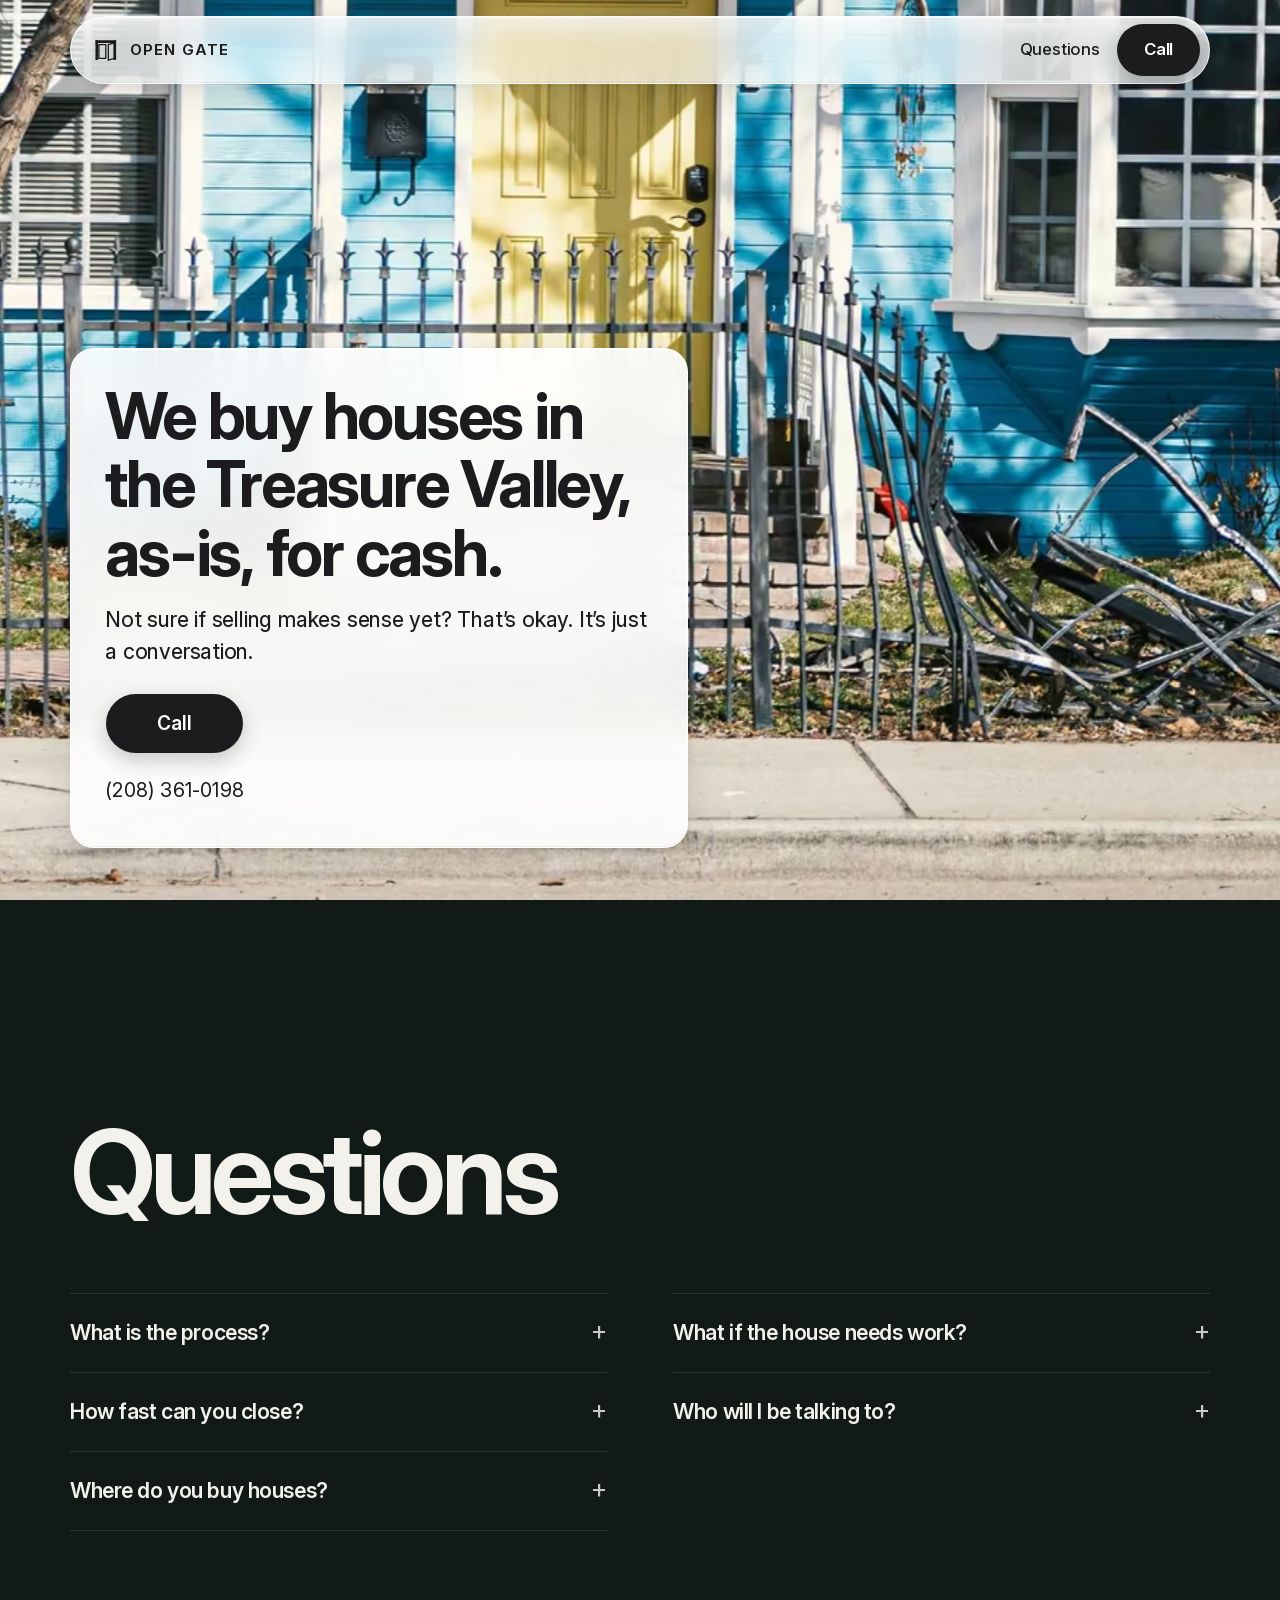
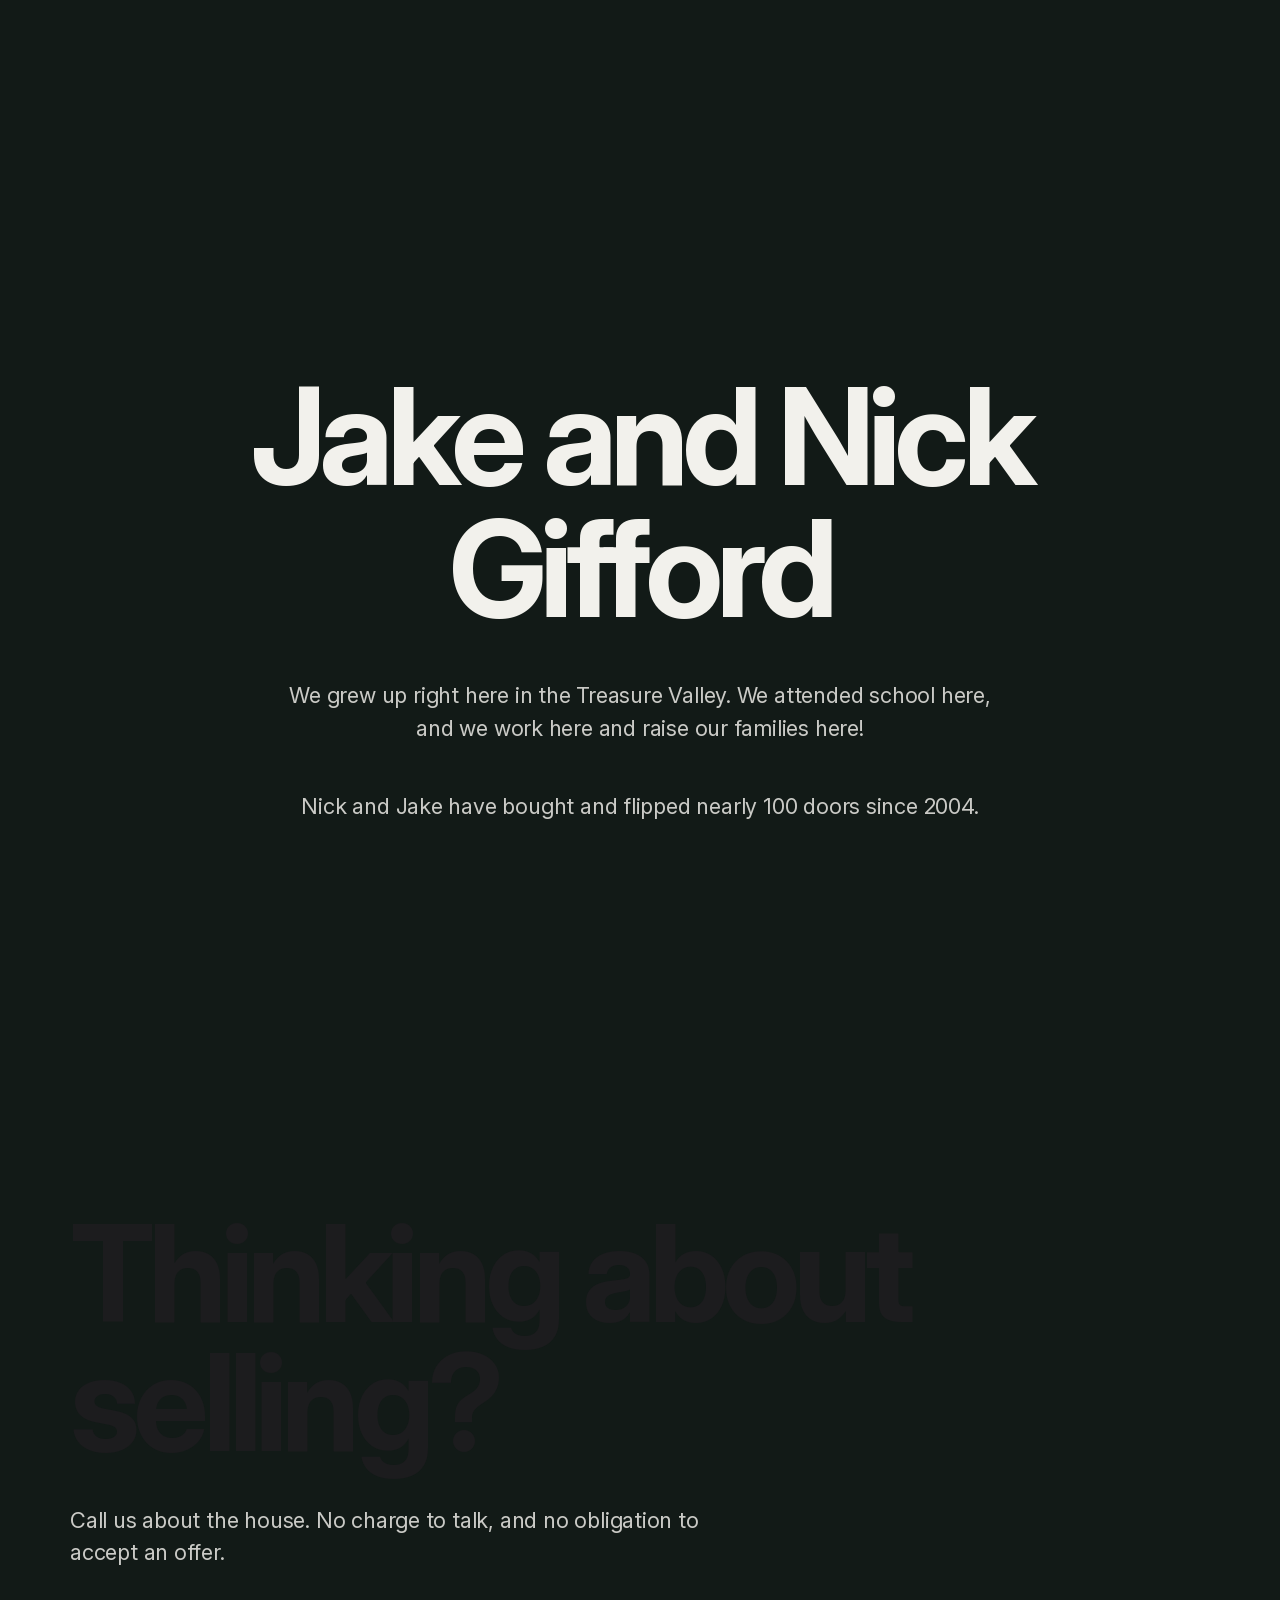
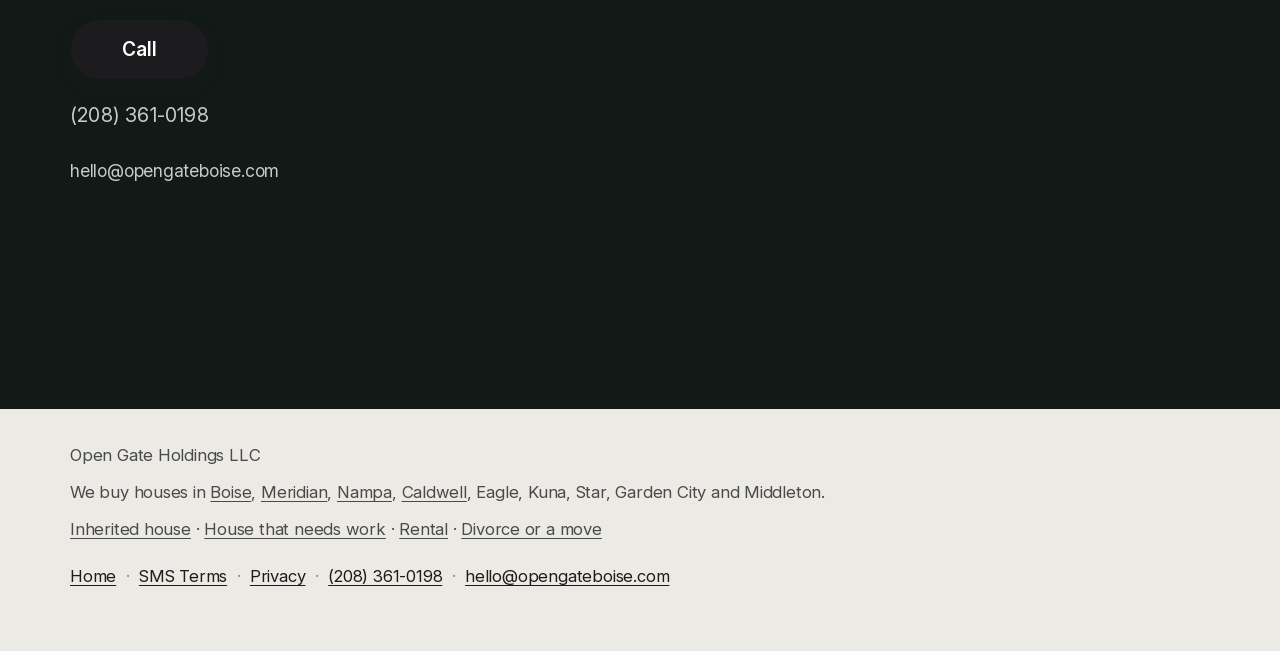
<file: index.html>
<!DOCTYPE html>
<html lang="en">
<head>
  <meta charset="utf-8">
  <meta name="viewport" content="width=device-width, initial-scale=1">
  <title>Open Gate | We buy houses in Boise and the Treasure Valley</title>
  <meta name="description" content="We buy houses in Boise, Meridian, Nampa, Caldwell and across the Treasure Valley, as-is, for cash. Call (208) 361-0198.">
  <link rel="canonical" href="https://opengateboise.com/">
  <meta property="og:title" content="Open Gate | We buy houses in Boise and the Treasure Valley">
  <meta property="og:description" content="We buy houses in Boise, Meridian, Nampa, Caldwell and across the Treasure Valley, as-is, for cash. Call (208) 361-0198.">
  <meta property="og:type" content="website">
  <meta property="og:url" content="https://opengateboise.com/">
  <meta property="og:image" content="https://opengateboise.com/images/og-image.jpg">
  <meta name="twitter:card" content="summary_large_image">
  <link rel="icon" href="favicon.svg" type="image/svg+xml">
  <link rel="icon" href="favicon.ico" sizes="any">
  <link rel="apple-touch-icon" href="images/apple-touch-icon.png">
  <link rel="stylesheet" href="style.css">
  <script>document.documentElement.classList.add("js")</script>
  <link rel="preload" href="images/house-mobile.avif" as="image" type="image/avif" media="(max-width: 819px)">
  <link rel="preload" href="images/house.avif" as="image" type="image/avif" media="(min-width: 820px)">
  <script type="application/ld+json">
{
  "@context": "https://schema.org",
  "@graph": [
    {
      "@type": "LocalBusiness",
      "name": "Open Gate",
      "legalName": "Open Gate Holdings LLC",
      "url": "https://opengateboise.com/",
      "logo": "https://opengateboise.com/images/logo.png",
      "image": "https://opengateboise.com/images/og-image.jpg",
      "telephone": "+1-208-361-0198",
      "email": "hello@opengateboise.com",
      "description": "We buy houses in the Treasure Valley, as-is, for cash.",
      "areaServed": [
        {
          "@type": "City",
          "name": "Boise, Idaho"
        },
        {
          "@type": "City",
          "name": "Meridian, Idaho"
        },
        {
          "@type": "City",
          "name": "Nampa, Idaho"
        },
        {
          "@type": "City",
          "name": "Caldwell, Idaho"
        },
        {
          "@type": "City",
          "name": "Eagle, Idaho"
        },
        {
          "@type": "City",
          "name": "Kuna, Idaho"
        },
        {
          "@type": "City",
          "name": "Star, Idaho"
        },
        {
          "@type": "City",
          "name": "Garden City, Idaho"
        },
        {
          "@type": "City",
          "name": "Middleton, Idaho"
        }
      ],
      "@id": "https://opengateboise.com/#business"
    },
    {
      "@type": "WebPage",
      "@id": "https://opengateboise.com/#webpage",
      "url": "https://opengateboise.com/",
      "name": "Open Gate | We buy houses in Boise and the Treasure Valley",
      "description": "We buy houses in Boise, Meridian, Nampa, Caldwell and across the Treasure Valley, as-is, for cash. Call (208) 361-0198.",
      "about": {
        "@id": "https://opengateboise.com/#business"
      }
    },
    {
      "@type": "FAQPage",
      "mainEntity": [
        {
          "@type": "Question",
          "name": "What is the process?",
          "acceptedAnswer": {
            "@type": "Answer",
            "text": "We will reach out to you and spend time understanding your specific situation. There is no charge or obligation. Our hope is to be able to help you solve your situation with a cash offer on your home."
          }
        },
        {
          "@type": "Question",
          "name": "What if the house needs work?",
          "acceptedAnswer": {
            "@type": "Answer",
            "text": "We buy houses as-is, including estate homes and houses that need work. Any offer we make will explain any inspection or other conditions."
          }
        },
        {
          "@type": "Question",
          "name": "How fast can you close?",
          "acceptedAnswer": {
            "@type": "Answer",
            "text": "Because it's an all-cash offer, we can close quickly. We are able to bypass the time it takes to list your home and wait for a buyer to get approved with their lender."
          }
        },
        {
          "@type": "Question",
          "name": "Who will I be talking to?",
          "acceptedAnswer": {
            "@type": "Answer",
            "text": "Nick and Jake Gifford. We grew up here."
          }
        },
        {
          "@type": "Question",
          "name": "Where do you buy houses?",
          "acceptedAnswer": {
            "@type": "Answer",
            "text": "We buy houses in Boise, Meridian, Nampa, Caldwell, Eagle, Kuna, Star, Garden City and Middleton."
          }
        }
      ]
    }
  ]
}
  </script>
</head>
<body class="home">
  <!-- Nothing on this page may claim the bot is Nick or is human. -->
  <a class="skip" href="#content">Skip to content</a>
  <header class="site-header">
    <div class="nav-pill glass">
        <a class="brand" href="index.html">
          <svg viewBox="0 0 64 64" width="28" height="28" aria-hidden="true"><rect x="8" y="10" width="6" height="46" rx="1" fill="currentColor"/><rect x="50" y="10" width="6" height="46" rx="1" fill="currentColor"/><rect x="8" y="10" width="48" height="6" rx="1" fill="currentColor"/><path d="M16 20h16v32H16z" stroke="currentColor" stroke-width="3" fill="none"/><path d="M38 20l14-4v36l-14 4V20z" stroke="currentColor" stroke-width="3" fill="none"/></svg>
          Open Gate
        </a>
      <nav class="site-nav site-nav-desktop" aria-label="Primary">
        <a href="index.html#questions">Questions</a>
        <a class="nav-call" href="tel:+12083610198" aria-label="Call (208) 361-0198">Call</a>
      </nav>
      <details class="nav-menu">
        <summary>
          <span class="menu-closed">Menu</span>
          <span class="menu-open">Close menu</span>
        </summary>
        <nav class="nav-dropdown glass" aria-label="Primary">
          <a href="index.html#questions">Questions</a>
          <a class="nav-call" href="tel:+12083610198" aria-label="Call (208) 361-0198">Call</a>
        </nav>
      </details>
    </div>
  </header>
  <main id="content">
    <section class="hero" aria-label="Introduction">
      <picture>
        <source media="(max-width: 819px)" type="image/avif" srcset="images/house-mobile.avif" width="948" height="1688">
        <source media="(max-width: 819px)" type="image/webp" srcset="images/house-mobile.webp" width="948" height="1688">
        <source media="(max-width: 819px)" type="image/jpeg" srcset="images/house-mobile.jpg" width="800" height="1423">
        <source type="image/avif" srcset="images/house.avif" width="1920" height="938">
        <source type="image/webp" srcset="images/house.webp" width="1500" height="732">
        <img class="hero-media" src="images/house.jpg" width="1920" height="938" alt="A lived-in blue bungalow with a yellow door on a winter street in Boise.">
      </picture>
      <div class="hero-inner">
        <div class="hero-panel glass">
          <h1 data-cine><span class="w">We</span> <span class="w">buy</span> <span class="w">houses</span> <span class="w">in</span> <span class="w">the</span> <span class="w">Treasure</span> <span class="w">Valley,</span> <span class="w">as-is,</span> <span class="w">for</span> <span class="w">cash.</span></h1>
          <p class="lede" data-rise>Not sure if selling makes sense yet? That’s okay. It’s just a conversation.</p>
          <div class="action-group" data-rise>
            <div class="hero-actions">
              <a class="btn btn-primary" href="tel:+12083610198" aria-label="Call (208) 361-0198">Call</a>
            </div>
            <p class="action-phone"><a href="tel:+12083610198">(208) 361-0198</a></p>
          </div>
        </div>
      </div>
    </section>

    <section id="questions" class="faq" aria-label="Questions">
      <div class="wrap">
        <h2 data-cine><span class="w">Questions</span></h2>
        <div class="faq-list">
          <details class="q" data-rise>
            <summary>What is the process?</summary>
            <p>We will reach out to you and spend time understanding your specific situation. There is no charge or obligation. Our hope is to be able to help you solve your situation with a cash offer on your home.</p>
          </details>
          <details class="q" data-rise>
            <summary>What if the house needs work?</summary>
            <p>We buy houses as-is, including estate homes and houses that need work. Any offer we make will explain any inspection or other conditions.</p>
          </details>
          <details class="q" data-rise>
            <summary>How fast can you close?</summary>
            <p>Because it’s an all-cash offer, we can close quickly. We are able to bypass the time it takes to list your home and wait for a buyer to get approved with their lender.</p>
          </details>
          <details class="q" data-rise>
            <summary>Who will I be talking to?</summary>
            <p>Nick and Jake Gifford. We grew up here.</p>
          </details>
          <details class="q" data-rise>
            <summary>Where do you buy houses?</summary>
            <p>We buy houses in Boise, Meridian, Nampa, Caldwell, Eagle, Kuna, Star, Garden City and Middleton.</p>
          </details>
        </div>
      </div>
    </section>

    <section class="about" aria-label="Who you’re talking to">
      <div class="wrap about-grid">
        <!-- Photo slot: add images/nick-jake.jpg (4:5, 1200×1500 or larger) later:
             <img class="about-photo" src="images/nick-jake.jpg" width="1200" height="1500" alt="Nick and Jake Gifford.">
             CSS already supports it. No placeholder graphic, stock people, or “photo coming” text. -->
        <div class="about-copy">
        <h2 class="about-line" data-cine><span class="w">Jake</span> <span class="w">and</span> <span class="w">Nick</span> <span class="w">Gifford</span></h2>
        <p class="about-text" data-rise>We grew up right here in the Treasure Valley. We attended school here, and we work here and raise our families here!</p>
        <p class="about-text" data-rise>Nick and Jake have bought and flipped nearly 100 doors since 2004.</p>
        </div>
      </div>
    </section>

    <section class="cta" aria-label="Get in touch">
      <div class="wrap cta-grid">
        <div class="cta-copy">
          <h2 data-cine><span class="w">Thinking</span> <span class="w">about</span> <span class="w">selling?</span></h2>
          <p class="cta-lede" data-rise>Call us about the house. No charge to talk, and no obligation to accept an offer.</p>
        </div>
        <div class="cta-actions" data-rise>
          <div class="action-group" data-rise>
            <div class="hero-actions">
              <a class="btn btn-primary" href="tel:+12083610198" aria-label="Call (208) 361-0198">Call</a>
            </div>
            <p class="action-phone"><a href="tel:+12083610198">(208) 361-0198</a></p>
          </div>
          <p class="action-email"><a href="mailto:hello@opengateboise.com">hello@opengateboise.com</a></p>
        </div>
      </div>
    </section>
  </main>

  <footer class="site-footer">
    <div class="wrap">
      <p class="legal-line">Open Gate Holdings LLC</p>
      <p class="areas-line">We buy houses in <a href="boise/">Boise</a>, <a href="meridian/">Meridian</a>, <a href="nampa/">Nampa</a>, <a href="caldwell/">Caldwell</a>, Eagle, Kuna, Star, Garden City and Middleton.</p>
      <p class="situations-line"><a href="inherited-house/">Inherited house</a> · <a href="house-needs-repairs/">House that needs work</a> · <a href="rental-property/">Rental</a> · <a href="divorce-or-relocation/">Divorce or a move</a></p>
      <ul class="footer-links">
        <li><a href="index.html" aria-current="page">Home</a></li>
        <li><a href="sms-terms.html">SMS Terms</a></li>
        <li><a href="privacy.html">Privacy</a></li>
        <li><a href="tel:+12083610198">(208) 361-0198</a></li>
        <li><a href="mailto:hello@opengateboise.com">hello@opengateboise.com</a></li>
      </ul>
    </div>
  </footer>
  <script>
    document.addEventListener("keydown", function (e) {
      if (e.key !== "Escape") return;
      document.querySelectorAll("details.nav-menu[open]").forEach(function (d) {
        d.removeAttribute("open");
      });
    });
  </script>
  <script>
    /* Scroll feel: words come into focus and blocks rise as they enter; the hero recedes as you scroll away.
       Content is fully visible without JS or with reduced motion (CSS gates on .js + no-preference). */
    (function () {
      var reduce = window.matchMedia && window.matchMedia("(prefers-reduced-motion: reduce)").matches;
      var els = [].slice.call(document.querySelectorAll("[data-cine],[data-rise]"));
      document.querySelectorAll("[data-cine]").forEach(function (el) {
        var step = el.closest(".hero") ? 55 : 90;
        el.querySelectorAll(".w").forEach(function (w, n) { w.style.transitionDelay = n * step + "ms"; });
      });
      /* siblings that enter together (FAQ items) stagger slightly */
      document.querySelectorAll(".faq-list > [data-rise]").forEach(function (el, n) {
        el.style.transitionDelay = (n % 2) * 90 + Math.floor(n / 2) * 60 + "ms";
      });
      document.querySelectorAll(".hero [data-rise]").forEach(function (el, n) {
        el.style.transitionDelay = 380 + n * 120 + "ms";
      });
      /* night to morning: the page colour turns as "Jake and Nick Gifford" comes up (colour only, so it runs under reduced motion too) */
      var root = document.documentElement, turn = document.querySelector(".about");
      var N = { bg: [18, 26, 23], fg: [242, 241, 236], dim: [176, 182, 178], rule: [44, 54, 50] };
      var M = { bg: [245, 243, 239], fg: [28, 28, 30], dim: [58, 58, 60], rule: [222, 220, 214] };
      function mix(a, b, t) { return "rgb(" + a.map(function (v, i) { return Math.round(v + (b[i] - v) * t); }).join(",") + ")"; }
      function mood() {
        if (!turn) return;
        var h = window.innerHeight, y = window.scrollY || window.pageYOffset;
        var top = turn.getBoundingClientRect().top + y;
        var t = Math.min(1, Math.max(0, (y + h * 0.75 - top) / (h * 0.5)));
        var e = t < 0.5 ? 2 * t * t : 1 - Math.pow(-2 * t + 2, 2) / 2;
        /* ink flips in one step at the grey where light and dark text read equally well (~3.9:1),
           so text is never lost in the wash; secondary text is the ink eased 18% toward the ground */
        var bg = mix(N.bg, M.bg, e), fg = e > 0.45 ? M.fg : N.fg, g = N.bg.map(function (v, i) { return v + (M.bg[i] - v) * e; });
        root.style.setProperty("--bg", bg);
        root.style.setProperty("--rule", mix(N.rule, M.rule, e));
        root.style.setProperty("--fg", mix(fg, fg, 0));
        root.style.setProperty("--dim", mix(fg, g, 0.18));
      }
      var mt = false;
      window.addEventListener("scroll", function () {
        if (!mt) { mt = true; requestAnimationFrame(function () { mt = false; mood(); }); }
      }, { passive: true });
      window.addEventListener("resize", mood);
      mood();
      if (reduce || !("IntersectionObserver" in window)) {
        els.forEach(function (el) { el.classList.add("in"); });
        return;
      }
      document.addEventListener("focusin", function (e) {
        var el = e.target.closest("[data-rise],[data-cine]");
        if (el) el.classList.add("in");
      });
      var io = new IntersectionObserver(function (es) {
        es.forEach(function (e) {
          if (e.isIntersecting) { e.target.classList.add("in"); io.unobserve(e.target); }
        });
      }, { rootMargin: "0px 0px -12% 0px" });
      els.forEach(function (el) { io.observe(el); });
      /* jumping to #questions or using find-in-page should never leave text faint */
      window.addEventListener("hashchange", function () {
        var t = document.getElementById(decodeURIComponent(location.hash.slice(1)));
        if (t) t.querySelectorAll("[data-cine],[data-rise]").forEach(function (el) { el.classList.add("in"); });
      });

      var hero = document.querySelector(".hero");
      var panel = document.querySelector(".hero-panel");
      var media = document.querySelector(".hero-media");
      if (!hero || !panel || !media) return;
      var wide = window.matchMedia("(min-width: 820px)");
      var ticking = false;
      function frame() {
        ticking = false;
        if (window.matchMedia("(prefers-reduced-motion: reduce)").matches) {
          panel.style.transform = ""; panel.style.opacity = ""; media.style.transform = "";
          return;
        }
        var h = hero.offsetHeight || window.innerHeight;
        var y = window.scrollY || window.pageYOffset;
        if (y > h) return;
        var p = Math.min(1, Math.max(0, y / (h * 0.85)));
        panel.style.transform = "translate3d(0," + (p * -6).toFixed(2) + "vh,0) scale(" + (1 - p * 0.05).toFixed(4) + ")";
        panel.style.opacity = (1 - p * 0.55).toFixed(3);
        media.style.transform = wide.matches ? "translate3d(0," + (y * 0.28).toFixed(1) + "px,0) scale(1.04)" : "";
      }
      window.addEventListener("scroll", function () {
        if (!ticking) { ticking = true; requestAnimationFrame(frame); }
      }, { passive: true });
      window.addEventListener("resize", frame);
      frame();
    })();
  </script>
  <script data-goatcounter="https://opengateboise.goatcounter.com/count" async src="//gc.zgo.at/count.js"></script>
</body>
</html>
</file>
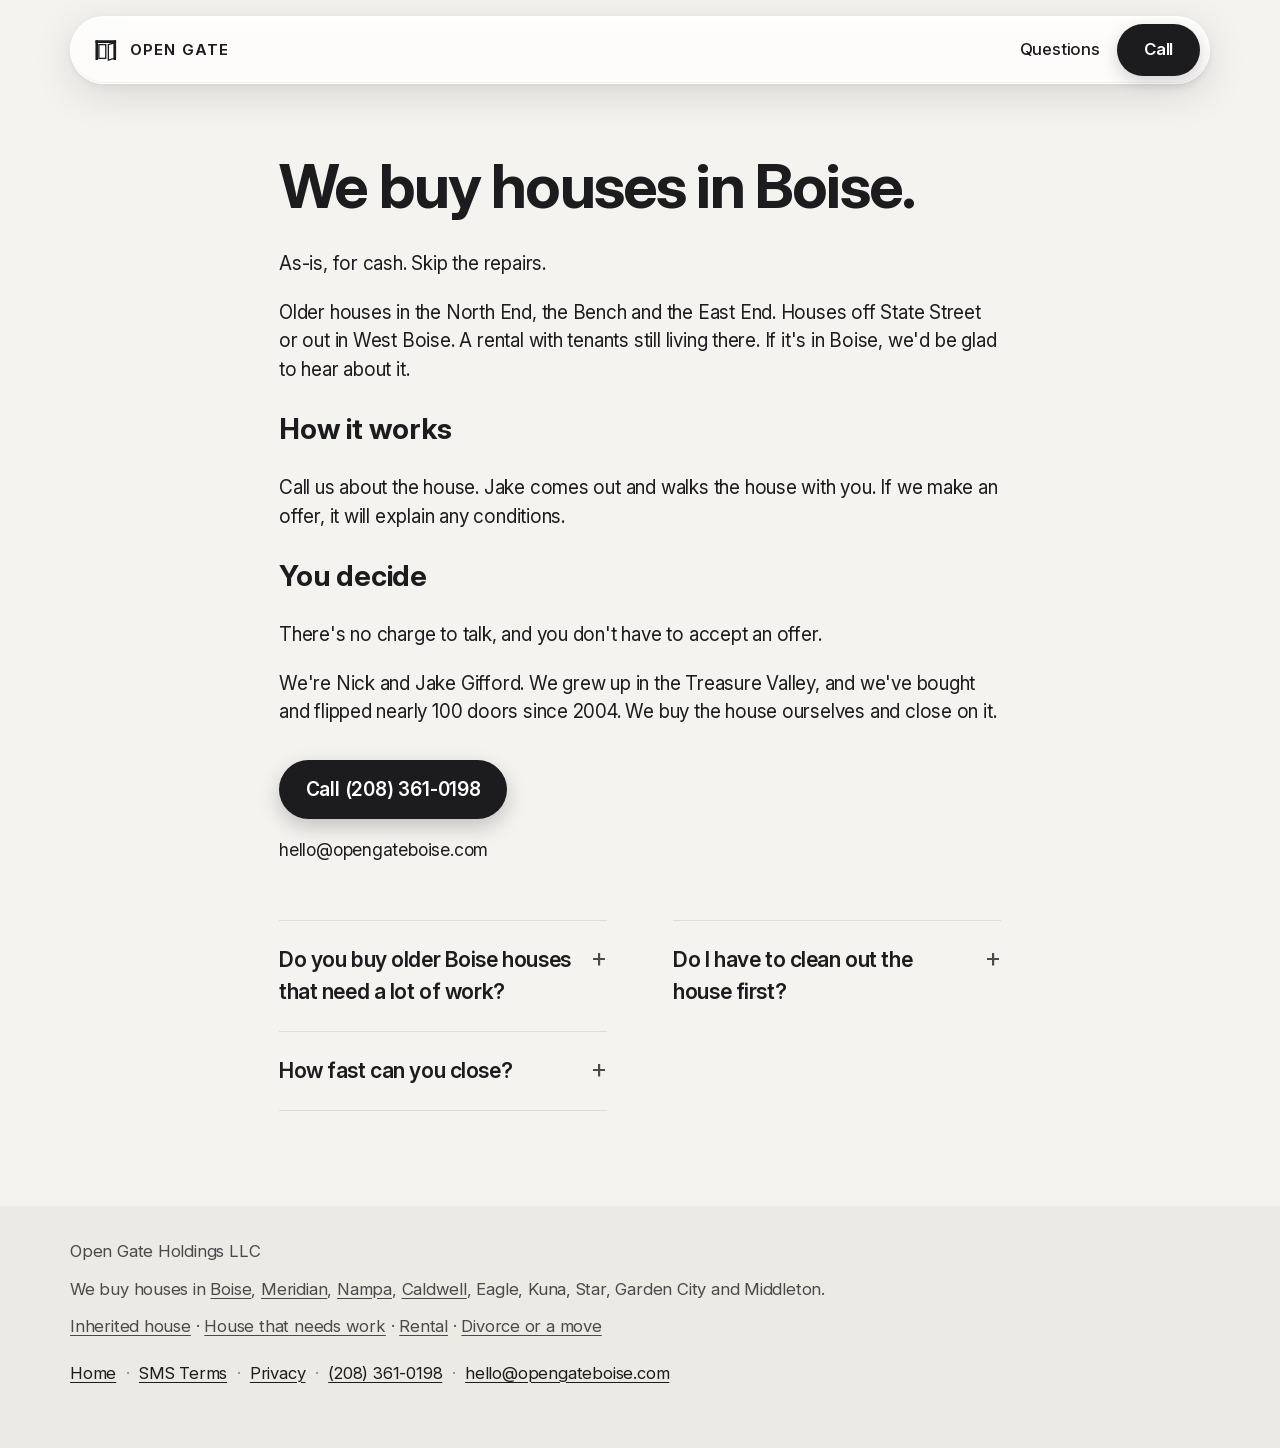
<file: boise/index.html>
<!DOCTYPE html>
<html lang="en">
<head>
  <meta charset="utf-8">
  <meta name="viewport" content="width=device-width, initial-scale=1">
  <title>We buy houses in Boise, as-is | Open Gate</title>
  <meta name="description" content="We buy houses in Boise, as-is, for cash. Skip the repairs. No charge to talk. Call (208) 361-0198.">
  <link rel="canonical" href="https://opengateboise.com/boise/">
  <meta property="og:title" content="We buy houses in Boise, as-is | Open Gate">
  <meta property="og:description" content="We buy houses in Boise, as-is, for cash. Skip the repairs. No charge to talk. Call (208) 361-0198.">
  <meta property="og:type" content="website">
  <meta property="og:url" content="https://opengateboise.com/boise/">
  <meta property="og:image" content="https://opengateboise.com/images/og-image.jpg">
  <meta name="twitter:card" content="summary_large_image">
  <link rel="icon" href="../favicon.svg" type="image/svg+xml">
  <link rel="icon" href="../favicon.ico" sizes="any">
  <link rel="apple-touch-icon" href="../images/apple-touch-icon.png">
  <link rel="stylesheet" href="../style.css">
  <script type="application/ld+json">
{
  "@context": "https://schema.org",
  "@graph": [
    {
      "@type": "BreadcrumbList",
      "itemListElement": [
        {
          "@type": "ListItem",
          "position": 1,
          "name": "Home",
          "item": "https://opengateboise.com/"
        },
        {
          "@type": "ListItem",
          "position": 2,
          "name": "Boise",
          "item": "https://opengateboise.com/boise/"
        }
      ]
    },
    {
      "@type": "WebPage",
      "name": "We buy houses in Boise, as-is | Open Gate",
      "url": "https://opengateboise.com/boise/",
      "description": "We buy houses in Boise, as-is, for cash. Skip the repairs. No charge to talk. Call (208) 361-0198.",
      "about": {
        "@id": "https://opengateboise.com/#business"
      }
    },
    {
      "@type": "FAQPage",
      "mainEntity": [
        {
          "@type": "Question",
          "name": "Do you buy older Boise houses that need a lot of work?",
          "acceptedAnswer": {
            "@type": "Answer",
            "text": "Yes. We buy houses as-is, including ones that need work."
          }
        },
        {
          "@type": "Question",
          "name": "Do I have to clean out the house first?",
          "acceptedAnswer": {
            "@type": "Answer",
            "text": "No. Leave behind anything you don't want."
          }
        },
        {
          "@type": "Question",
          "name": "How fast can you close?",
          "acceptedAnswer": {
            "@type": "Answer",
            "text": "We can close quickly."
          }
        }
      ]
    }
  ]
}
  </script>
</head>
<body>
  <a class="skip" href="#content">Skip to content</a>
  <header class="site-header">
    <div class="nav-pill glass">
        <a class="brand" href="../index.html">
          <svg viewBox="0 0 64 64" width="28" height="28" aria-hidden="true"><rect x="8" y="10" width="6" height="46" rx="1" fill="currentColor"/><rect x="50" y="10" width="6" height="46" rx="1" fill="currentColor"/><rect x="8" y="10" width="48" height="6" rx="1" fill="currentColor"/><path d="M16 20h16v32H16z" stroke="currentColor" stroke-width="3" fill="none"/><path d="M38 20l14-4v36l-14 4V20z" stroke="currentColor" stroke-width="3" fill="none"/></svg>
          Open Gate
        </a>
      <nav class="site-nav site-nav-desktop" aria-label="Primary">
        <a href="../index.html#questions">Questions</a>
        <a class="nav-call" href="tel:+12083610198" aria-label="Call (208) 361-0198">Call</a>
      </nav>
      <details class="nav-menu">
        <summary>
          <span class="menu-closed">Menu</span>
          <span class="menu-open">Close menu</span>
        </summary>
        <nav class="nav-dropdown glass" aria-label="Primary">
          <a href="../index.html#questions">Questions</a>
          <a class="nav-call" href="tel:+12083610198" aria-label="Call (208) 361-0198">Call</a>
        </nav>
      </details>
    </div>
  </header>
  <main id="content" class="page-main">
    <article class="wrap prose">
      <h1>We buy houses in Boise.</h1>
      <p>As-is, for cash. Skip the repairs.</p>
      <p>Older houses in the North End, the Bench and the East End. Houses off State Street or out in West Boise. A rental with tenants still living there. If it's in Boise, we'd be glad to hear about it.</p>
      <h2>How it works</h2>
      <p>Call us about the house. Jake comes out and walks the house with you. If we make an offer, it will explain any conditions.</p>
      <h2>You decide</h2>
      <p>There's no charge to talk, and you don't have to accept an offer.</p>
      <p>We're Nick and Jake Gifford. We grew up in the Treasure Valley, and we've bought and flipped nearly 100 doors since 2004. We buy the house ourselves and close on it.</p>
      <p class="page-cta"><a class="btn btn-primary" href="tel:+12083610198" aria-label="Call (208) 361-0198">Call (208) 361-0198</a></p>
      <p class="action-email"><a href="mailto:hello@opengateboise.com">hello@opengateboise.com</a></p>
        <div class="faq-list">
          <details class="q">
            <summary>Do you buy older Boise houses that need a lot of work?</summary>
            <p>Yes. We buy houses as-is, including ones that need work.</p>
          </details>
          <details class="q">
            <summary>Do I have to clean out the house first?</summary>
            <p>No. Leave behind anything you don't want.</p>
          </details>
          <details class="q">
            <summary>How fast can you close?</summary>
            <p>We can close quickly.</p>
          </details>
        </div>
    </article>
  </main>
  <footer class="site-footer">
    <div class="wrap">
      <p class="legal-line">Open Gate Holdings LLC</p>
      <p class="areas-line">We buy houses in <a href="../boise/">Boise</a>, <a href="../meridian/">Meridian</a>, <a href="../nampa/">Nampa</a>, <a href="../caldwell/">Caldwell</a>, Eagle, Kuna, Star, Garden City and Middleton.</p>
      <p class="situations-line"><a href="../inherited-house/">Inherited house</a> · <a href="../house-needs-repairs/">House that needs work</a> · <a href="../rental-property/">Rental</a> · <a href="../divorce-or-relocation/">Divorce or a move</a></p>
      <ul class="footer-links">
        <li><a href="../index.html">Home</a></li>
        <li><a href="../sms-terms.html">SMS Terms</a></li>
        <li><a href="../privacy.html">Privacy</a></li>
        <li><a href="tel:+12083610198">(208) 361-0198</a></li>
        <li><a href="mailto:hello@opengateboise.com">hello@opengateboise.com</a></li>
      </ul>
    </div>
  </footer>
  <script>
    document.addEventListener("keydown", function (e) {
      if (e.key !== "Escape") return;
      document.querySelectorAll("details.nav-menu[open]").forEach(function (d) {
        d.removeAttribute("open");
      });
    });
  </script>
  <script data-goatcounter="https://opengateboise.goatcounter.com/count" async src="//gc.zgo.at/count.js"></script>
</body>
</html>
</file>
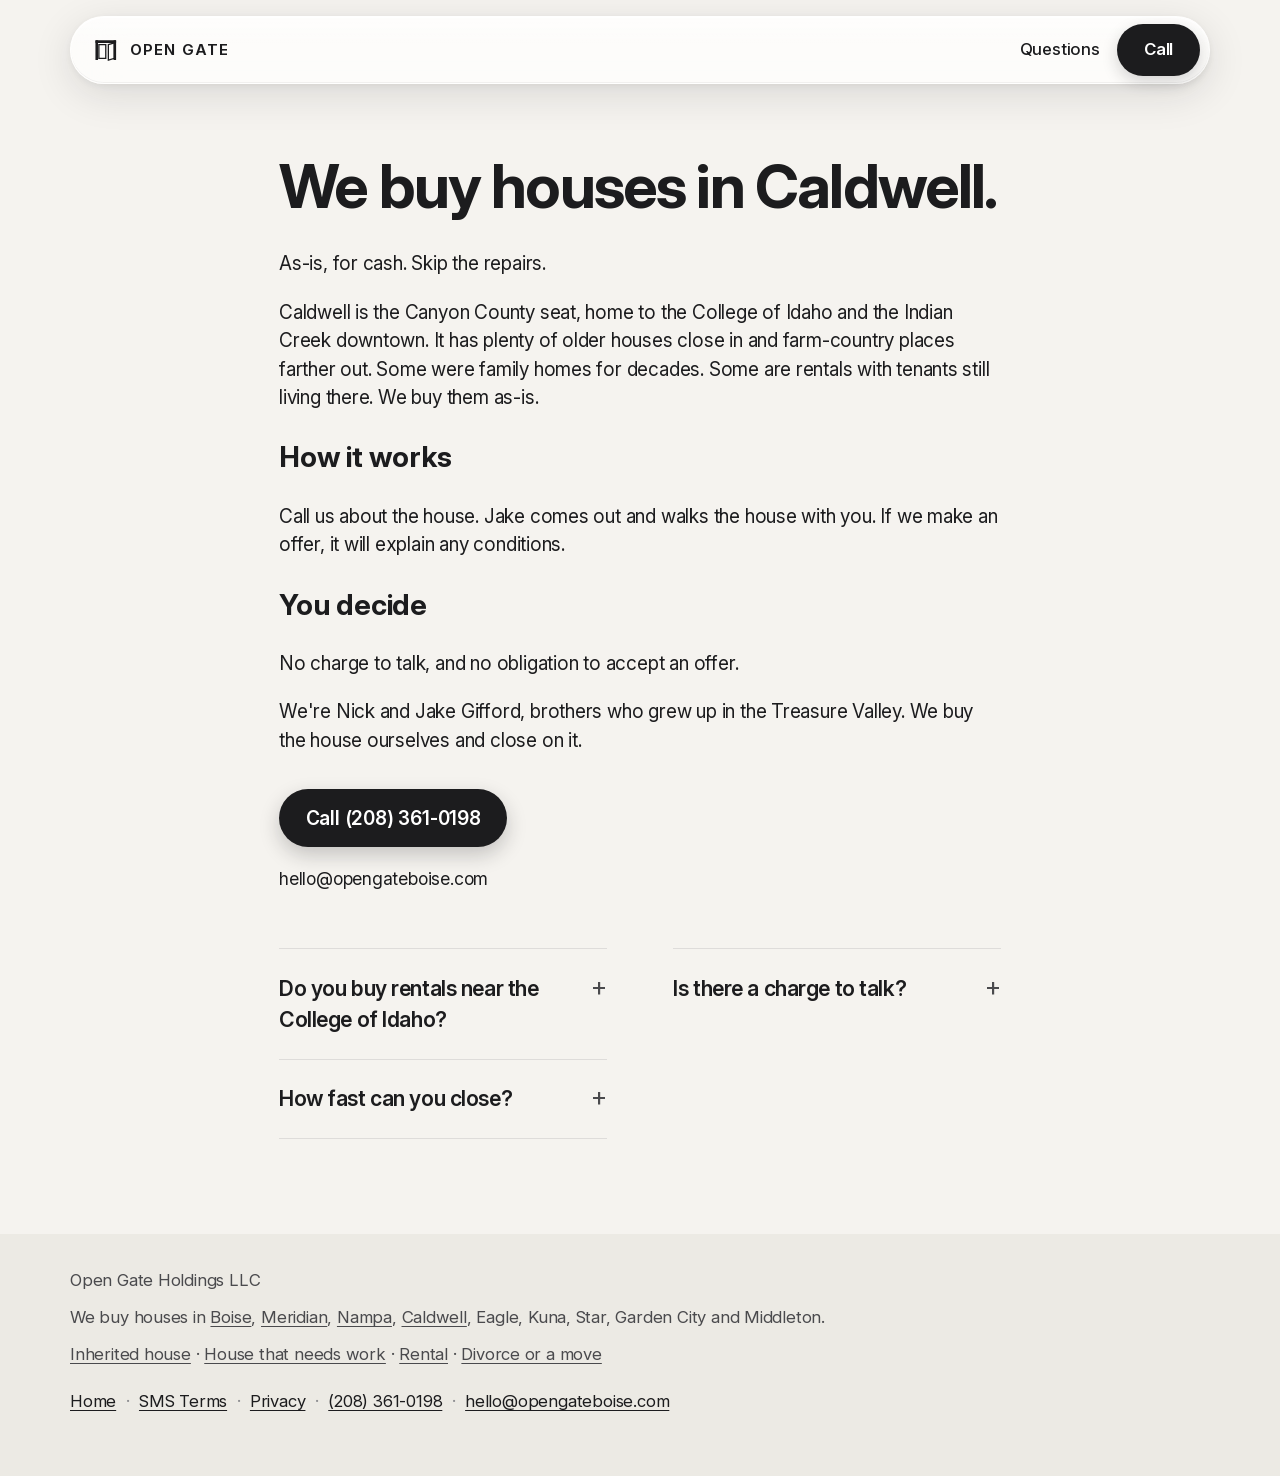
<file: caldwell/index.html>
<!DOCTYPE html>
<html lang="en">
<head>
  <meta charset="utf-8">
  <meta name="viewport" content="width=device-width, initial-scale=1">
  <title>We buy houses in Caldwell, as-is | Open Gate</title>
  <meta name="description" content="Selling a Caldwell house as-is? We buy for cash. Skip the repairs. No charge to talk. Call (208) 361-0198.">
  <link rel="canonical" href="https://opengateboise.com/caldwell/">
  <meta property="og:title" content="We buy houses in Caldwell, as-is | Open Gate">
  <meta property="og:description" content="Selling a Caldwell house as-is? We buy for cash. Skip the repairs. No charge to talk. Call (208) 361-0198.">
  <meta property="og:type" content="website">
  <meta property="og:url" content="https://opengateboise.com/caldwell/">
  <meta property="og:image" content="https://opengateboise.com/images/og-image.jpg">
  <meta name="twitter:card" content="summary_large_image">
  <link rel="icon" href="../favicon.svg" type="image/svg+xml">
  <link rel="icon" href="../favicon.ico" sizes="any">
  <link rel="apple-touch-icon" href="../images/apple-touch-icon.png">
  <link rel="stylesheet" href="../style.css">
  <script type="application/ld+json">
{
  "@context": "https://schema.org",
  "@graph": [
    {
      "@type": "BreadcrumbList",
      "itemListElement": [
        {
          "@type": "ListItem",
          "position": 1,
          "name": "Home",
          "item": "https://opengateboise.com/"
        },
        {
          "@type": "ListItem",
          "position": 2,
          "name": "Caldwell",
          "item": "https://opengateboise.com/caldwell/"
        }
      ]
    },
    {
      "@type": "WebPage",
      "name": "We buy houses in Caldwell, as-is | Open Gate",
      "url": "https://opengateboise.com/caldwell/",
      "description": "Selling a Caldwell house as-is? We buy for cash. Skip the repairs. No charge to talk. Call (208) 361-0198.",
      "about": {
        "@id": "https://opengateboise.com/#business"
      }
    },
    {
      "@type": "FAQPage",
      "mainEntity": [
        {
          "@type": "Question",
          "name": "Do you buy rentals near the College of Idaho?",
          "acceptedAnswer": {
            "@type": "Answer",
            "text": "Yes, including ones with tenants in place. Tell us about the lease and we'll talk it through."
          }
        },
        {
          "@type": "Question",
          "name": "Is there a charge to talk?",
          "acceptedAnswer": {
            "@type": "Answer",
            "text": "No. There's no charge to talk."
          }
        },
        {
          "@type": "Question",
          "name": "How fast can you close?",
          "acceptedAnswer": {
            "@type": "Answer",
            "text": "We can close quickly."
          }
        }
      ]
    }
  ]
}
  </script>
</head>
<body>
  <a class="skip" href="#content">Skip to content</a>
  <header class="site-header">
    <div class="nav-pill glass">
        <a class="brand" href="../index.html">
          <svg viewBox="0 0 64 64" width="28" height="28" aria-hidden="true"><rect x="8" y="10" width="6" height="46" rx="1" fill="currentColor"/><rect x="50" y="10" width="6" height="46" rx="1" fill="currentColor"/><rect x="8" y="10" width="48" height="6" rx="1" fill="currentColor"/><path d="M16 20h16v32H16z" stroke="currentColor" stroke-width="3" fill="none"/><path d="M38 20l14-4v36l-14 4V20z" stroke="currentColor" stroke-width="3" fill="none"/></svg>
          Open Gate
        </a>
      <nav class="site-nav site-nav-desktop" aria-label="Primary">
        <a href="../index.html#questions">Questions</a>
        <a class="nav-call" href="tel:+12083610198" aria-label="Call (208) 361-0198">Call</a>
      </nav>
      <details class="nav-menu">
        <summary>
          <span class="menu-closed">Menu</span>
          <span class="menu-open">Close menu</span>
        </summary>
        <nav class="nav-dropdown glass" aria-label="Primary">
          <a href="../index.html#questions">Questions</a>
          <a class="nav-call" href="tel:+12083610198" aria-label="Call (208) 361-0198">Call</a>
        </nav>
      </details>
    </div>
  </header>
  <main id="content" class="page-main">
    <article class="wrap prose">
      <h1>We buy houses in Caldwell.</h1>
      <p>As-is, for cash. Skip the repairs.</p>
      <p>Caldwell is the Canyon County seat, home to the College of Idaho and the Indian Creek downtown. It has plenty of older houses close in and farm-country places farther out. Some were family homes for decades. Some are rentals with tenants still living there. We buy them as-is.</p>
      <h2>How it works</h2>
      <p>Call us about the house. Jake comes out and walks the house with you. If we make an offer, it will explain any conditions.</p>
      <h2>You decide</h2>
      <p>No charge to talk, and no obligation to accept an offer.</p>
      <p>We're Nick and Jake Gifford, brothers who grew up in the Treasure Valley. We buy the house ourselves and close on it.</p>
      <p class="page-cta"><a class="btn btn-primary" href="tel:+12083610198" aria-label="Call (208) 361-0198">Call (208) 361-0198</a></p>
      <p class="action-email"><a href="mailto:hello@opengateboise.com">hello@opengateboise.com</a></p>
        <div class="faq-list">
          <details class="q">
            <summary>Do you buy rentals near the College of Idaho?</summary>
            <p>Yes, including ones with tenants in place. Tell us about the lease and we'll talk it through.</p>
          </details>
          <details class="q">
            <summary>Is there a charge to talk?</summary>
            <p>No. There's no charge to talk.</p>
          </details>
          <details class="q">
            <summary>How fast can you close?</summary>
            <p>We can close quickly.</p>
          </details>
        </div>
    </article>
  </main>
  <footer class="site-footer">
    <div class="wrap">
      <p class="legal-line">Open Gate Holdings LLC</p>
      <p class="areas-line">We buy houses in <a href="../boise/">Boise</a>, <a href="../meridian/">Meridian</a>, <a href="../nampa/">Nampa</a>, <a href="../caldwell/">Caldwell</a>, Eagle, Kuna, Star, Garden City and Middleton.</p>
      <p class="situations-line"><a href="../inherited-house/">Inherited house</a> · <a href="../house-needs-repairs/">House that needs work</a> · <a href="../rental-property/">Rental</a> · <a href="../divorce-or-relocation/">Divorce or a move</a></p>
      <ul class="footer-links">
        <li><a href="../index.html">Home</a></li>
        <li><a href="../sms-terms.html">SMS Terms</a></li>
        <li><a href="../privacy.html">Privacy</a></li>
        <li><a href="tel:+12083610198">(208) 361-0198</a></li>
        <li><a href="mailto:hello@opengateboise.com">hello@opengateboise.com</a></li>
      </ul>
    </div>
  </footer>
  <script>
    document.addEventListener("keydown", function (e) {
      if (e.key !== "Escape") return;
      document.querySelectorAll("details.nav-menu[open]").forEach(function (d) {
        d.removeAttribute("open");
      });
    });
  </script>
  <script data-goatcounter="https://opengateboise.goatcounter.com/count" async src="//gc.zgo.at/count.js"></script>
</body>
</html>
</file>
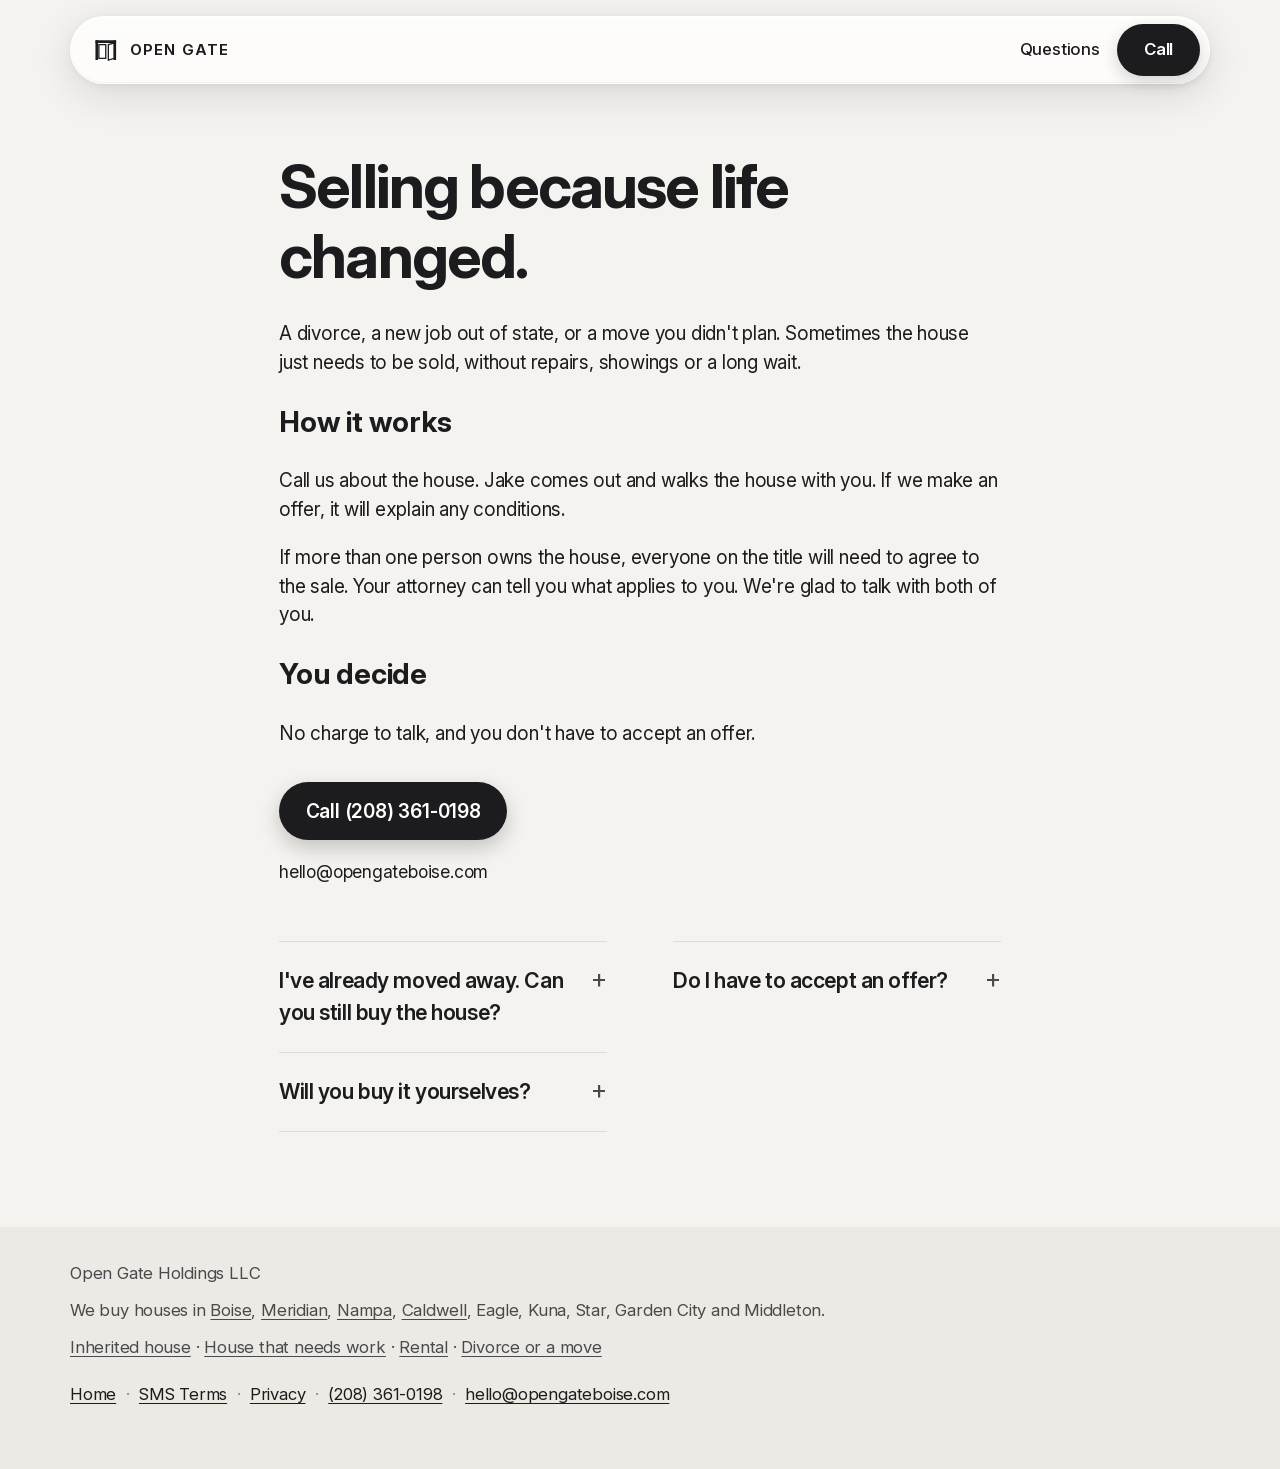
<file: divorce-or-relocation/index.html>
<!DOCTYPE html>
<html lang="en">
<head>
  <meta charset="utf-8">
  <meta name="viewport" content="width=device-width, initial-scale=1">
  <title>Selling a house during a divorce or move | Open Gate</title>
  <meta name="description" content="Divorce, job move or a change of plans? We buy Treasure Valley houses as-is, for cash. No charge to talk. (208) 361-0198.">
  <link rel="canonical" href="https://opengateboise.com/divorce-or-relocation/">
  <meta property="og:title" content="Selling a house during a divorce or move | Open Gate">
  <meta property="og:description" content="Divorce, job move or a change of plans? We buy Treasure Valley houses as-is, for cash. No charge to talk. (208) 361-0198.">
  <meta property="og:type" content="website">
  <meta property="og:url" content="https://opengateboise.com/divorce-or-relocation/">
  <meta property="og:image" content="https://opengateboise.com/images/og-image.jpg">
  <meta name="twitter:card" content="summary_large_image">
  <link rel="icon" href="../favicon.svg" type="image/svg+xml">
  <link rel="icon" href="../favicon.ico" sizes="any">
  <link rel="apple-touch-icon" href="../images/apple-touch-icon.png">
  <link rel="stylesheet" href="../style.css">
  <script type="application/ld+json">
{
  "@context": "https://schema.org",
  "@graph": [
    {
      "@type": "BreadcrumbList",
      "itemListElement": [
        {
          "@type": "ListItem",
          "position": 1,
          "name": "Home",
          "item": "https://opengateboise.com/"
        },
        {
          "@type": "ListItem",
          "position": 2,
          "name": "Divorce or a move",
          "item": "https://opengateboise.com/divorce-or-relocation/"
        }
      ]
    },
    {
      "@type": "WebPage",
      "name": "Selling a house during a divorce or move | Open Gate",
      "url": "https://opengateboise.com/divorce-or-relocation/",
      "description": "Divorce, job move or a change of plans? We buy Treasure Valley houses as-is, for cash. No charge to talk. (208) 361-0198.",
      "about": {
        "@id": "https://opengateboise.com/#business"
      }
    },
    {
      "@type": "FAQPage",
      "mainEntity": [
        {
          "@type": "Question",
          "name": "I've already moved away. Can you still buy the house?",
          "acceptedAnswer": {
            "@type": "Answer",
            "text": "Call us about the house, and we'll talk it through. You can leave behind anything you don't want."
          }
        },
        {
          "@type": "Question",
          "name": "Do I have to accept an offer?",
          "acceptedAnswer": {
            "@type": "Answer",
            "text": "No. There's no charge to talk, and you don't have to accept an offer."
          }
        },
        {
          "@type": "Question",
          "name": "Will you buy it yourselves?",
          "acceptedAnswer": {
            "@type": "Answer",
            "text": "Yes. We buy the house ourselves and close on it."
          }
        }
      ]
    }
  ]
}
  </script>
</head>
<body>
  <a class="skip" href="#content">Skip to content</a>
  <header class="site-header">
    <div class="nav-pill glass">
        <a class="brand" href="../index.html">
          <svg viewBox="0 0 64 64" width="28" height="28" aria-hidden="true"><rect x="8" y="10" width="6" height="46" rx="1" fill="currentColor"/><rect x="50" y="10" width="6" height="46" rx="1" fill="currentColor"/><rect x="8" y="10" width="48" height="6" rx="1" fill="currentColor"/><path d="M16 20h16v32H16z" stroke="currentColor" stroke-width="3" fill="none"/><path d="M38 20l14-4v36l-14 4V20z" stroke="currentColor" stroke-width="3" fill="none"/></svg>
          Open Gate
        </a>
      <nav class="site-nav site-nav-desktop" aria-label="Primary">
        <a href="../index.html#questions">Questions</a>
        <a class="nav-call" href="tel:+12083610198" aria-label="Call (208) 361-0198">Call</a>
      </nav>
      <details class="nav-menu">
        <summary>
          <span class="menu-closed">Menu</span>
          <span class="menu-open">Close menu</span>
        </summary>
        <nav class="nav-dropdown glass" aria-label="Primary">
          <a href="../index.html#questions">Questions</a>
          <a class="nav-call" href="tel:+12083610198" aria-label="Call (208) 361-0198">Call</a>
        </nav>
      </details>
    </div>
  </header>
  <main id="content" class="page-main">
    <article class="wrap prose">
      <h1>Selling because life changed.</h1>
      <p>A divorce, a new job out of state, or a move you didn't plan. Sometimes the house just needs to be sold, without repairs, showings or a long wait.</p>
      <h2>How it works</h2>
      <p>Call us about the house. Jake comes out and walks the house with you. If we make an offer, it will explain any conditions.</p>
      <p>If more than one person owns the house, everyone on the title will need to agree to the sale. Your attorney can tell you what applies to you. We're glad to talk with both of you.</p>
      <h2>You decide</h2>
      <p>No charge to talk, and you don't have to accept an offer.</p>
      <p class="page-cta"><a class="btn btn-primary" href="tel:+12083610198" aria-label="Call (208) 361-0198">Call (208) 361-0198</a></p>
      <p class="action-email"><a href="mailto:hello@opengateboise.com">hello@opengateboise.com</a></p>
        <div class="faq-list">
          <details class="q">
            <summary>I've already moved away. Can you still buy the house?</summary>
            <p>Call us about the house, and we'll talk it through. You can leave behind anything you don't want.</p>
          </details>
          <details class="q">
            <summary>Do I have to accept an offer?</summary>
            <p>No. There's no charge to talk, and you don't have to accept an offer.</p>
          </details>
          <details class="q">
            <summary>Will you buy it yourselves?</summary>
            <p>Yes. We buy the house ourselves and close on it.</p>
          </details>
        </div>
    </article>
  </main>
  <footer class="site-footer">
    <div class="wrap">
      <p class="legal-line">Open Gate Holdings LLC</p>
      <p class="areas-line">We buy houses in <a href="../boise/">Boise</a>, <a href="../meridian/">Meridian</a>, <a href="../nampa/">Nampa</a>, <a href="../caldwell/">Caldwell</a>, Eagle, Kuna, Star, Garden City and Middleton.</p>
      <p class="situations-line"><a href="../inherited-house/">Inherited house</a> · <a href="../house-needs-repairs/">House that needs work</a> · <a href="../rental-property/">Rental</a> · <a href="../divorce-or-relocation/">Divorce or a move</a></p>
      <ul class="footer-links">
        <li><a href="../index.html">Home</a></li>
        <li><a href="../sms-terms.html">SMS Terms</a></li>
        <li><a href="../privacy.html">Privacy</a></li>
        <li><a href="tel:+12083610198">(208) 361-0198</a></li>
        <li><a href="mailto:hello@opengateboise.com">hello@opengateboise.com</a></li>
      </ul>
    </div>
  </footer>
  <script>
    document.addEventListener("keydown", function (e) {
      if (e.key !== "Escape") return;
      document.querySelectorAll("details.nav-menu[open]").forEach(function (d) {
        d.removeAttribute("open");
      });
    });
  </script>
  <script data-goatcounter="https://opengateboise.goatcounter.com/count" async src="//gc.zgo.at/count.js"></script>
</body>
</html>
</file>
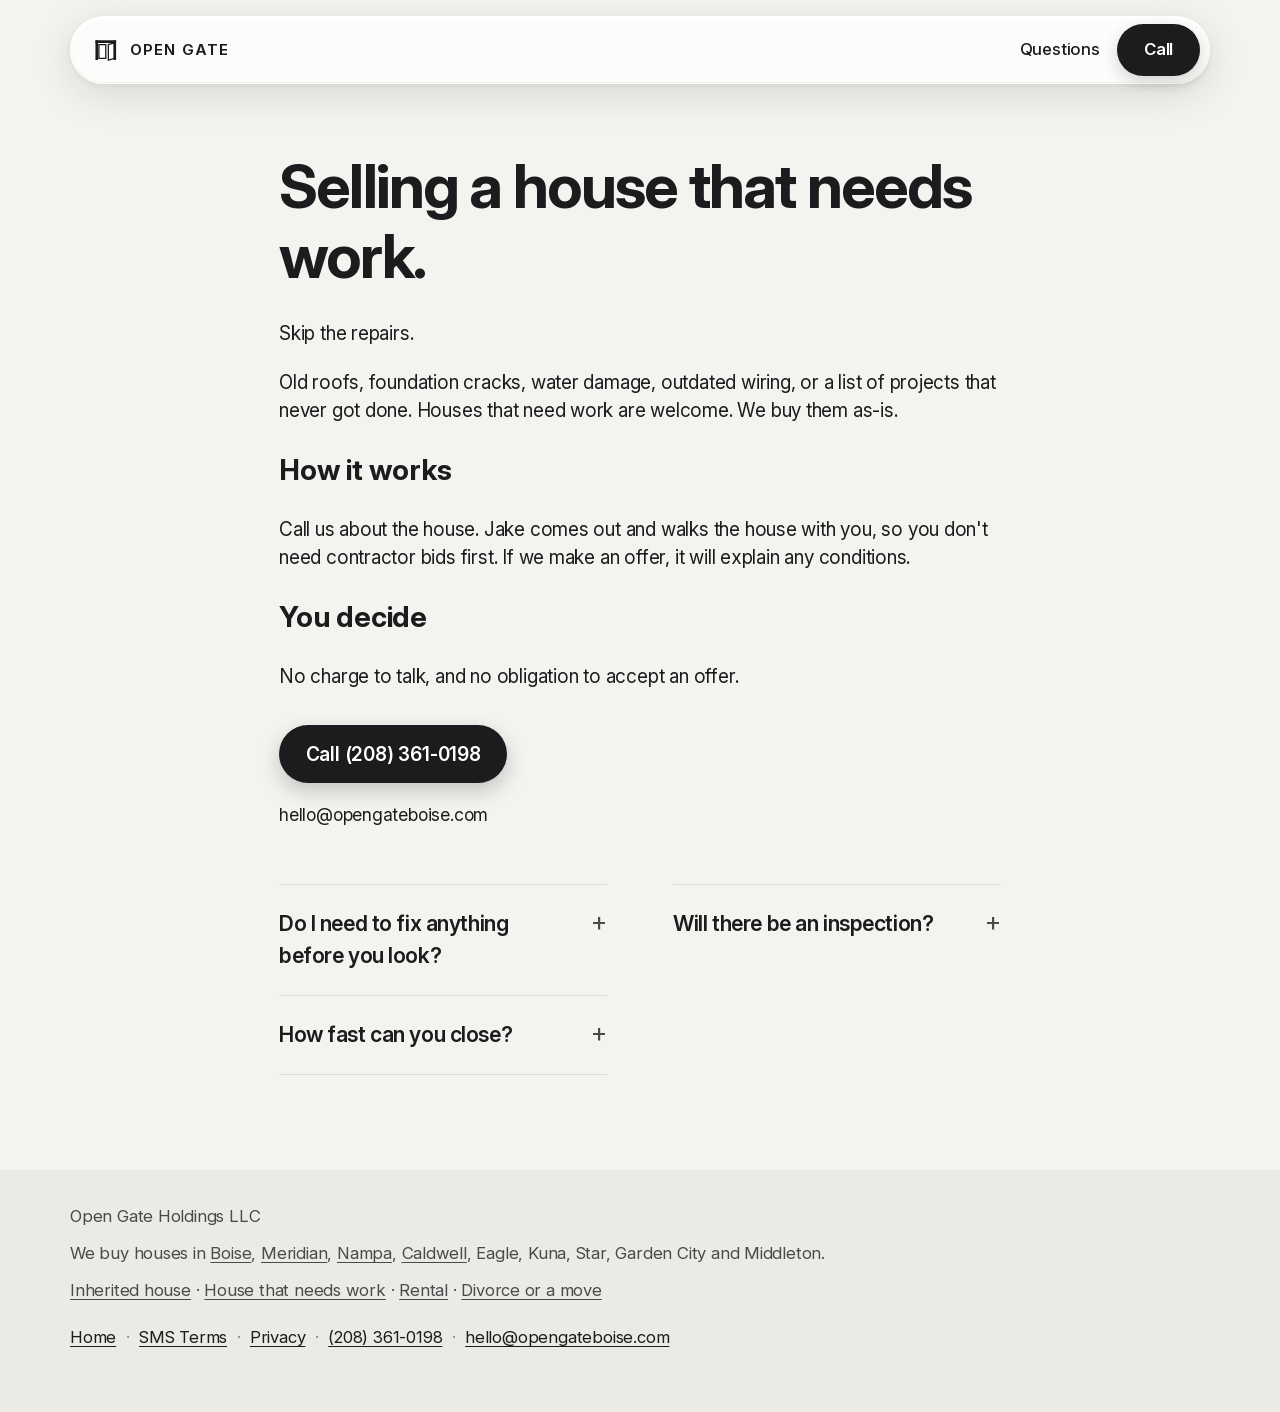
<file: house-needs-repairs/index.html>
<!DOCTYPE html>
<html lang="en">
<head>
  <meta charset="utf-8">
  <meta name="viewport" content="width=device-width, initial-scale=1">
  <title>Sell a house that needs major repairs, as-is | Open Gate</title>
  <meta name="description" content="Roof, foundation, water damage or years of deferred work? We buy Treasure Valley houses as-is, for cash. Skip the repairs.">
  <link rel="canonical" href="https://opengateboise.com/house-needs-repairs/">
  <meta property="og:title" content="Sell a house that needs major repairs, as-is | Open Gate">
  <meta property="og:description" content="Roof, foundation, water damage or years of deferred work? We buy Treasure Valley houses as-is, for cash. Skip the repairs.">
  <meta property="og:type" content="website">
  <meta property="og:url" content="https://opengateboise.com/house-needs-repairs/">
  <meta property="og:image" content="https://opengateboise.com/images/og-image.jpg">
  <meta name="twitter:card" content="summary_large_image">
  <link rel="icon" href="../favicon.svg" type="image/svg+xml">
  <link rel="icon" href="../favicon.ico" sizes="any">
  <link rel="apple-touch-icon" href="../images/apple-touch-icon.png">
  <link rel="stylesheet" href="../style.css">
  <script type="application/ld+json">
{
  "@context": "https://schema.org",
  "@graph": [
    {
      "@type": "BreadcrumbList",
      "itemListElement": [
        {
          "@type": "ListItem",
          "position": 1,
          "name": "Home",
          "item": "https://opengateboise.com/"
        },
        {
          "@type": "ListItem",
          "position": 2,
          "name": "House that needs work",
          "item": "https://opengateboise.com/house-needs-repairs/"
        }
      ]
    },
    {
      "@type": "WebPage",
      "name": "Sell a house that needs major repairs, as-is | Open Gate",
      "url": "https://opengateboise.com/house-needs-repairs/",
      "description": "Roof, foundation, water damage or years of deferred work? We buy Treasure Valley houses as-is, for cash. Skip the repairs.",
      "about": {
        "@id": "https://opengateboise.com/#business"
      }
    },
    {
      "@type": "FAQPage",
      "mainEntity": [
        {
          "@type": "Question",
          "name": "Do I need to fix anything before you look?",
          "acceptedAnswer": {
            "@type": "Answer",
            "text": "No. We buy houses as-is."
          }
        },
        {
          "@type": "Question",
          "name": "Will there be an inspection?",
          "acceptedAnswer": {
            "@type": "Answer",
            "text": "Any offer we make will explain any inspection or other conditions."
          }
        },
        {
          "@type": "Question",
          "name": "How fast can you close?",
          "acceptedAnswer": {
            "@type": "Answer",
            "text": "We can close quickly."
          }
        }
      ]
    }
  ]
}
  </script>
</head>
<body>
  <a class="skip" href="#content">Skip to content</a>
  <header class="site-header">
    <div class="nav-pill glass">
        <a class="brand" href="../index.html">
          <svg viewBox="0 0 64 64" width="28" height="28" aria-hidden="true"><rect x="8" y="10" width="6" height="46" rx="1" fill="currentColor"/><rect x="50" y="10" width="6" height="46" rx="1" fill="currentColor"/><rect x="8" y="10" width="48" height="6" rx="1" fill="currentColor"/><path d="M16 20h16v32H16z" stroke="currentColor" stroke-width="3" fill="none"/><path d="M38 20l14-4v36l-14 4V20z" stroke="currentColor" stroke-width="3" fill="none"/></svg>
          Open Gate
        </a>
      <nav class="site-nav site-nav-desktop" aria-label="Primary">
        <a href="../index.html#questions">Questions</a>
        <a class="nav-call" href="tel:+12083610198" aria-label="Call (208) 361-0198">Call</a>
      </nav>
      <details class="nav-menu">
        <summary>
          <span class="menu-closed">Menu</span>
          <span class="menu-open">Close menu</span>
        </summary>
        <nav class="nav-dropdown glass" aria-label="Primary">
          <a href="../index.html#questions">Questions</a>
          <a class="nav-call" href="tel:+12083610198" aria-label="Call (208) 361-0198">Call</a>
        </nav>
      </details>
    </div>
  </header>
  <main id="content" class="page-main">
    <article class="wrap prose">
      <h1>Selling a house that needs work.</h1>
      <p>Skip the repairs.</p>
      <p>Old roofs, foundation cracks, water damage, outdated wiring, or a list of projects that never got done. Houses that need work are welcome. We buy them as-is.</p>
      <h2>How it works</h2>
      <p>Call us about the house. Jake comes out and walks the house with you, so you don't need contractor bids first. If we make an offer, it will explain any conditions.</p>
      <h2>You decide</h2>
      <p>No charge to talk, and no obligation to accept an offer.</p>
      <p class="page-cta"><a class="btn btn-primary" href="tel:+12083610198" aria-label="Call (208) 361-0198">Call (208) 361-0198</a></p>
      <p class="action-email"><a href="mailto:hello@opengateboise.com">hello@opengateboise.com</a></p>
        <div class="faq-list">
          <details class="q">
            <summary>Do I need to fix anything before you look?</summary>
            <p>No. We buy houses as-is.</p>
          </details>
          <details class="q">
            <summary>Will there be an inspection?</summary>
            <p>Any offer we make will explain any inspection or other conditions.</p>
          </details>
          <details class="q">
            <summary>How fast can you close?</summary>
            <p>We can close quickly.</p>
          </details>
        </div>
    </article>
  </main>
  <footer class="site-footer">
    <div class="wrap">
      <p class="legal-line">Open Gate Holdings LLC</p>
      <p class="areas-line">We buy houses in <a href="../boise/">Boise</a>, <a href="../meridian/">Meridian</a>, <a href="../nampa/">Nampa</a>, <a href="../caldwell/">Caldwell</a>, Eagle, Kuna, Star, Garden City and Middleton.</p>
      <p class="situations-line"><a href="../inherited-house/">Inherited house</a> · <a href="../house-needs-repairs/">House that needs work</a> · <a href="../rental-property/">Rental</a> · <a href="../divorce-or-relocation/">Divorce or a move</a></p>
      <ul class="footer-links">
        <li><a href="../index.html">Home</a></li>
        <li><a href="../sms-terms.html">SMS Terms</a></li>
        <li><a href="../privacy.html">Privacy</a></li>
        <li><a href="tel:+12083610198">(208) 361-0198</a></li>
        <li><a href="mailto:hello@opengateboise.com">hello@opengateboise.com</a></li>
      </ul>
    </div>
  </footer>
  <script>
    document.addEventListener("keydown", function (e) {
      if (e.key !== "Escape") return;
      document.querySelectorAll("details.nav-menu[open]").forEach(function (d) {
        d.removeAttribute("open");
      });
    });
  </script>
  <script data-goatcounter="https://opengateboise.goatcounter.com/count" async src="//gc.zgo.at/count.js"></script>
</body>
</html>
</file>
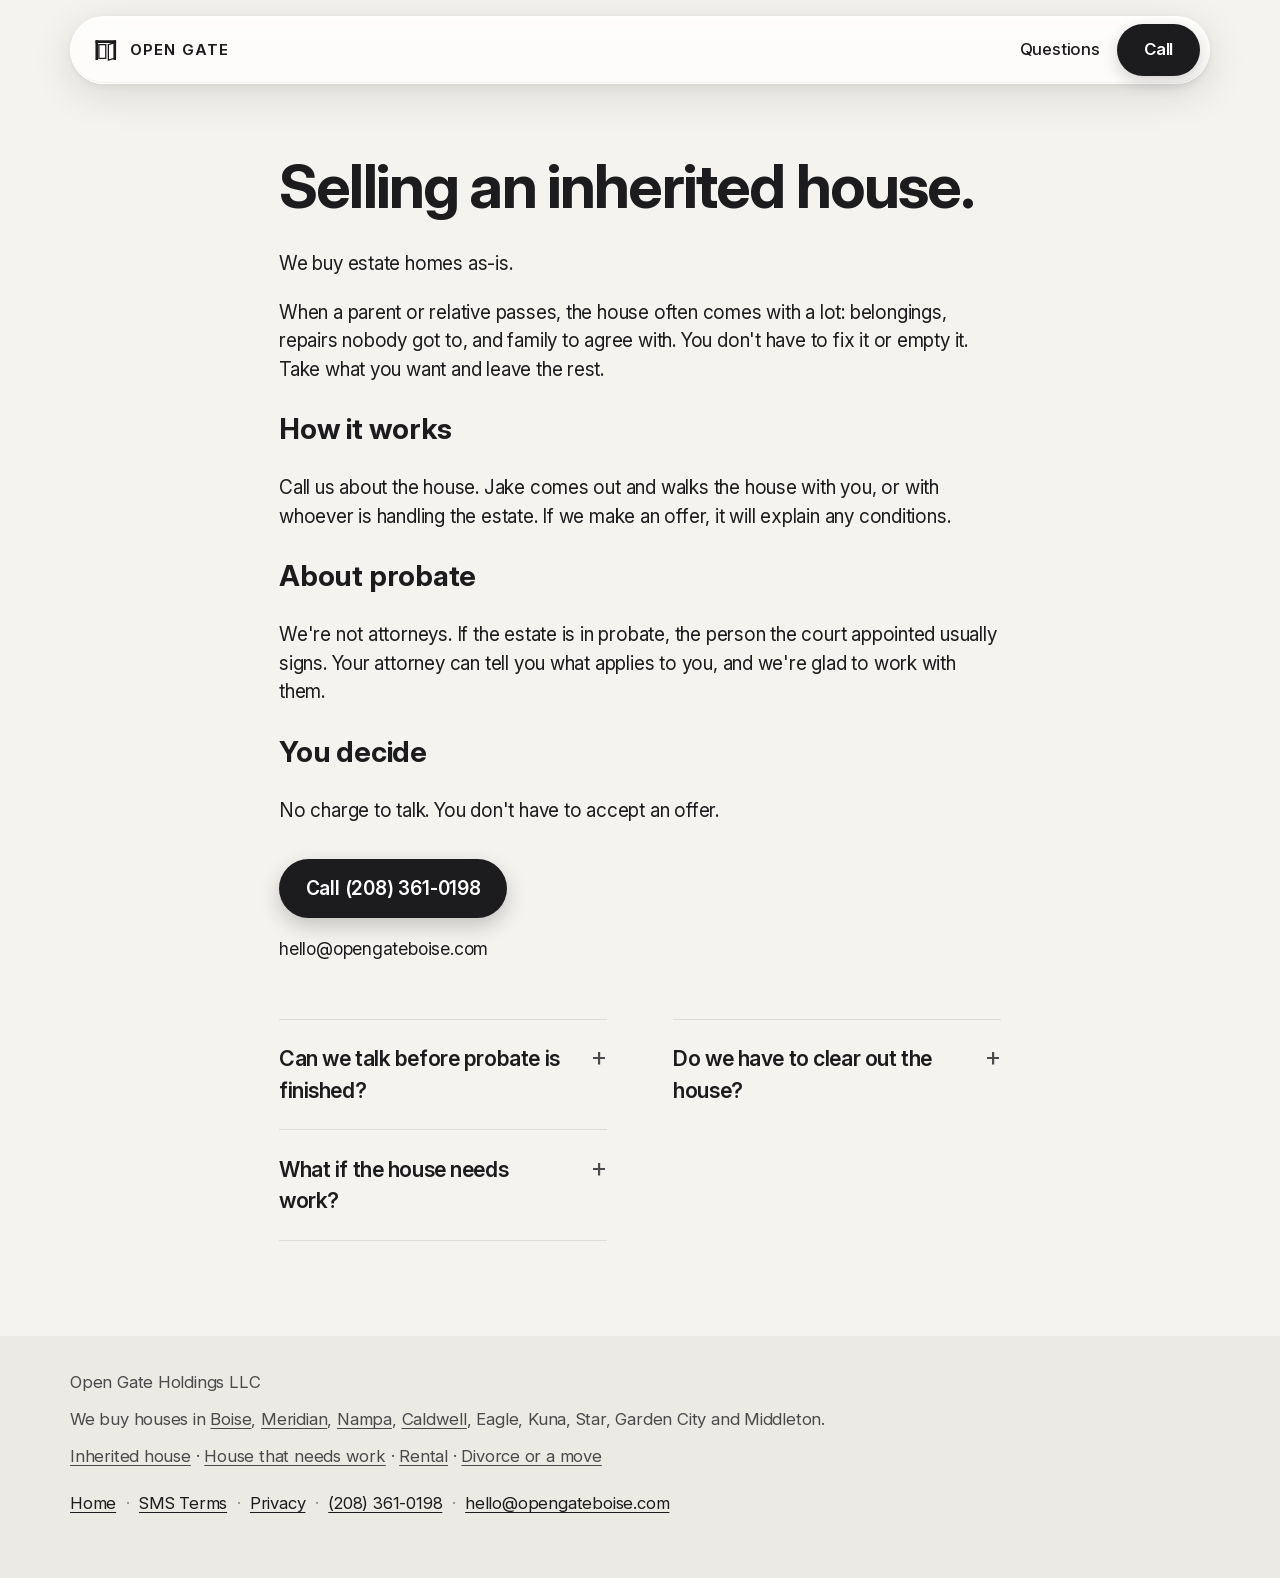
<file: inherited-house/index.html>
<!DOCTYPE html>
<html lang="en">
<head>
  <meta charset="utf-8">
  <meta name="viewport" content="width=device-width, initial-scale=1">
  <title>Selling an inherited house in the Treasure Valley | Open Gate</title>
  <meta name="description" content="Inherited a house in Boise, Nampa, Meridian or Caldwell? We buy estate homes as-is. No clean-out needed first. Call (208) 361-0198.">
  <link rel="canonical" href="https://opengateboise.com/inherited-house/">
  <meta property="og:title" content="Selling an inherited house in the Treasure Valley | Open Gate">
  <meta property="og:description" content="Inherited a house in Boise, Nampa, Meridian or Caldwell? We buy estate homes as-is. No clean-out needed first. Call (208) 361-0198.">
  <meta property="og:type" content="website">
  <meta property="og:url" content="https://opengateboise.com/inherited-house/">
  <meta property="og:image" content="https://opengateboise.com/images/og-image.jpg">
  <meta name="twitter:card" content="summary_large_image">
  <link rel="icon" href="../favicon.svg" type="image/svg+xml">
  <link rel="icon" href="../favicon.ico" sizes="any">
  <link rel="apple-touch-icon" href="../images/apple-touch-icon.png">
  <link rel="stylesheet" href="../style.css">
  <script type="application/ld+json">
{
  "@context": "https://schema.org",
  "@graph": [
    {
      "@type": "BreadcrumbList",
      "itemListElement": [
        {
          "@type": "ListItem",
          "position": 1,
          "name": "Home",
          "item": "https://opengateboise.com/"
        },
        {
          "@type": "ListItem",
          "position": 2,
          "name": "Inherited house",
          "item": "https://opengateboise.com/inherited-house/"
        }
      ]
    },
    {
      "@type": "WebPage",
      "name": "Selling an inherited house in the Treasure Valley | Open Gate",
      "url": "https://opengateboise.com/inherited-house/",
      "description": "Inherited a house in Boise, Nampa, Meridian or Caldwell? We buy estate homes as-is. No clean-out needed first. Call (208) 361-0198.",
      "about": {
        "@id": "https://opengateboise.com/#business"
      }
    },
    {
      "@type": "FAQPage",
      "mainEntity": [
        {
          "@type": "Question",
          "name": "Can we talk before probate is finished?",
          "acceptedAnswer": {
            "@type": "Answer",
            "text": "Yes, you can call us anytime. Your attorney will tell you when a sale can close."
          }
        },
        {
          "@type": "Question",
          "name": "Do we have to clear out the house?",
          "acceptedAnswer": {
            "@type": "Answer",
            "text": "No. Take what you want and leave the rest."
          }
        },
        {
          "@type": "Question",
          "name": "What if the house needs work?",
          "acceptedAnswer": {
            "@type": "Answer",
            "text": "We buy houses as-is, including estate homes and houses that need work."
          }
        }
      ]
    }
  ]
}
  </script>
</head>
<body>
  <a class="skip" href="#content">Skip to content</a>
  <header class="site-header">
    <div class="nav-pill glass">
        <a class="brand" href="../index.html">
          <svg viewBox="0 0 64 64" width="28" height="28" aria-hidden="true"><rect x="8" y="10" width="6" height="46" rx="1" fill="currentColor"/><rect x="50" y="10" width="6" height="46" rx="1" fill="currentColor"/><rect x="8" y="10" width="48" height="6" rx="1" fill="currentColor"/><path d="M16 20h16v32H16z" stroke="currentColor" stroke-width="3" fill="none"/><path d="M38 20l14-4v36l-14 4V20z" stroke="currentColor" stroke-width="3" fill="none"/></svg>
          Open Gate
        </a>
      <nav class="site-nav site-nav-desktop" aria-label="Primary">
        <a href="../index.html#questions">Questions</a>
        <a class="nav-call" href="tel:+12083610198" aria-label="Call (208) 361-0198">Call</a>
      </nav>
      <details class="nav-menu">
        <summary>
          <span class="menu-closed">Menu</span>
          <span class="menu-open">Close menu</span>
        </summary>
        <nav class="nav-dropdown glass" aria-label="Primary">
          <a href="../index.html#questions">Questions</a>
          <a class="nav-call" href="tel:+12083610198" aria-label="Call (208) 361-0198">Call</a>
        </nav>
      </details>
    </div>
  </header>
  <main id="content" class="page-main">
    <article class="wrap prose">
      <h1>Selling an inherited house.</h1>
      <p>We buy estate homes as-is.</p>
      <p>When a parent or relative passes, the house often comes with a lot: belongings, repairs nobody got to, and family to agree with. You don't have to fix it or empty it. Take what you want and leave the rest.</p>
      <h2>How it works</h2>
      <p>Call us about the house. Jake comes out and walks the house with you, or with whoever is handling the estate. If we make an offer, it will explain any conditions.</p>
      <h2>About probate</h2>
      <p>We're not attorneys. If the estate is in probate, the person the court appointed usually signs. Your attorney can tell you what applies to you, and we're glad to work with them.</p>
      <h2>You decide</h2>
      <p>No charge to talk. You don't have to accept an offer.</p>
      <p class="page-cta"><a class="btn btn-primary" href="tel:+12083610198" aria-label="Call (208) 361-0198">Call (208) 361-0198</a></p>
      <p class="action-email"><a href="mailto:hello@opengateboise.com">hello@opengateboise.com</a></p>
        <div class="faq-list">
          <details class="q">
            <summary>Can we talk before probate is finished?</summary>
            <p>Yes, you can call us anytime. Your attorney will tell you when a sale can close.</p>
          </details>
          <details class="q">
            <summary>Do we have to clear out the house?</summary>
            <p>No. Take what you want and leave the rest.</p>
          </details>
          <details class="q">
            <summary>What if the house needs work?</summary>
            <p>We buy houses as-is, including estate homes and houses that need work.</p>
          </details>
        </div>
    </article>
  </main>
  <footer class="site-footer">
    <div class="wrap">
      <p class="legal-line">Open Gate Holdings LLC</p>
      <p class="areas-line">We buy houses in <a href="../boise/">Boise</a>, <a href="../meridian/">Meridian</a>, <a href="../nampa/">Nampa</a>, <a href="../caldwell/">Caldwell</a>, Eagle, Kuna, Star, Garden City and Middleton.</p>
      <p class="situations-line"><a href="../inherited-house/">Inherited house</a> · <a href="../house-needs-repairs/">House that needs work</a> · <a href="../rental-property/">Rental</a> · <a href="../divorce-or-relocation/">Divorce or a move</a></p>
      <ul class="footer-links">
        <li><a href="../index.html">Home</a></li>
        <li><a href="../sms-terms.html">SMS Terms</a></li>
        <li><a href="../privacy.html">Privacy</a></li>
        <li><a href="tel:+12083610198">(208) 361-0198</a></li>
        <li><a href="mailto:hello@opengateboise.com">hello@opengateboise.com</a></li>
      </ul>
    </div>
  </footer>
  <script>
    document.addEventListener("keydown", function (e) {
      if (e.key !== "Escape") return;
      document.querySelectorAll("details.nav-menu[open]").forEach(function (d) {
        d.removeAttribute("open");
      });
    });
  </script>
  <script data-goatcounter="https://opengateboise.goatcounter.com/count" async src="//gc.zgo.at/count.js"></script>
</body>
</html>
</file>
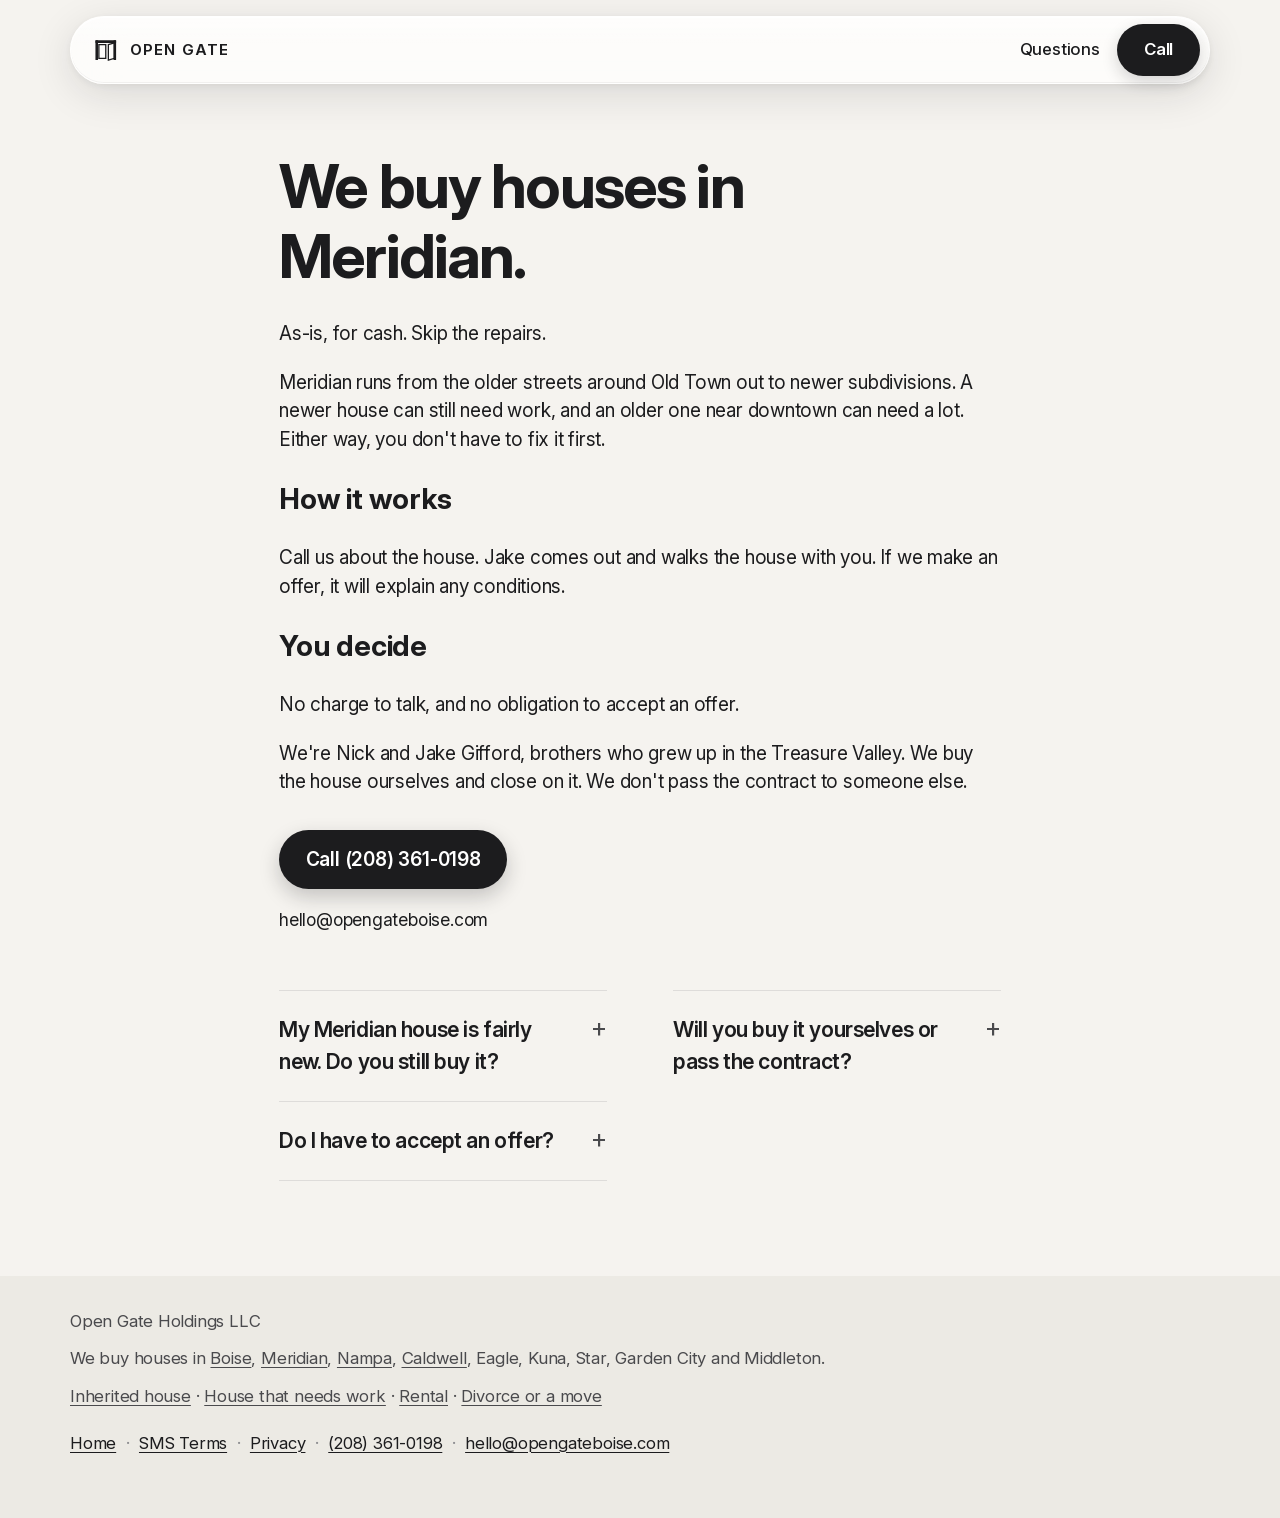
<file: meridian/index.html>
<!DOCTYPE html>
<html lang="en">
<head>
  <meta charset="utf-8">
  <meta name="viewport" content="width=device-width, initial-scale=1">
  <title>We buy houses in Meridian, as-is | Open Gate</title>
  <meta name="description" content="Selling a house in Meridian? We buy as-is, for cash. Skip the repairs. Call Open Gate at (208) 361-0198.">
  <link rel="canonical" href="https://opengateboise.com/meridian/">
  <meta property="og:title" content="We buy houses in Meridian, as-is | Open Gate">
  <meta property="og:description" content="Selling a house in Meridian? We buy as-is, for cash. Skip the repairs. Call Open Gate at (208) 361-0198.">
  <meta property="og:type" content="website">
  <meta property="og:url" content="https://opengateboise.com/meridian/">
  <meta property="og:image" content="https://opengateboise.com/images/og-image.jpg">
  <meta name="twitter:card" content="summary_large_image">
  <link rel="icon" href="../favicon.svg" type="image/svg+xml">
  <link rel="icon" href="../favicon.ico" sizes="any">
  <link rel="apple-touch-icon" href="../images/apple-touch-icon.png">
  <link rel="stylesheet" href="../style.css">
  <script type="application/ld+json">
{
  "@context": "https://schema.org",
  "@graph": [
    {
      "@type": "BreadcrumbList",
      "itemListElement": [
        {
          "@type": "ListItem",
          "position": 1,
          "name": "Home",
          "item": "https://opengateboise.com/"
        },
        {
          "@type": "ListItem",
          "position": 2,
          "name": "Meridian",
          "item": "https://opengateboise.com/meridian/"
        }
      ]
    },
    {
      "@type": "WebPage",
      "name": "We buy houses in Meridian, as-is | Open Gate",
      "url": "https://opengateboise.com/meridian/",
      "description": "Selling a house in Meridian? We buy as-is, for cash. Skip the repairs. Call Open Gate at (208) 361-0198.",
      "about": {
        "@id": "https://opengateboise.com/#business"
      }
    },
    {
      "@type": "FAQPage",
      "mainEntity": [
        {
          "@type": "Question",
          "name": "My Meridian house is fairly new. Do you still buy it?",
          "acceptedAnswer": {
            "@type": "Answer",
            "text": "Yes. Call us about the house and we'll talk it through."
          }
        },
        {
          "@type": "Question",
          "name": "Will you buy it yourselves or pass the contract?",
          "acceptedAnswer": {
            "@type": "Answer",
            "text": "We buy the house ourselves and close on it."
          }
        },
        {
          "@type": "Question",
          "name": "Do I have to accept an offer?",
          "acceptedAnswer": {
            "@type": "Answer",
            "text": "No. There's no charge to talk, and you don't have to accept an offer."
          }
        }
      ]
    }
  ]
}
  </script>
</head>
<body>
  <a class="skip" href="#content">Skip to content</a>
  <header class="site-header">
    <div class="nav-pill glass">
        <a class="brand" href="../index.html">
          <svg viewBox="0 0 64 64" width="28" height="28" aria-hidden="true"><rect x="8" y="10" width="6" height="46" rx="1" fill="currentColor"/><rect x="50" y="10" width="6" height="46" rx="1" fill="currentColor"/><rect x="8" y="10" width="48" height="6" rx="1" fill="currentColor"/><path d="M16 20h16v32H16z" stroke="currentColor" stroke-width="3" fill="none"/><path d="M38 20l14-4v36l-14 4V20z" stroke="currentColor" stroke-width="3" fill="none"/></svg>
          Open Gate
        </a>
      <nav class="site-nav site-nav-desktop" aria-label="Primary">
        <a href="../index.html#questions">Questions</a>
        <a class="nav-call" href="tel:+12083610198" aria-label="Call (208) 361-0198">Call</a>
      </nav>
      <details class="nav-menu">
        <summary>
          <span class="menu-closed">Menu</span>
          <span class="menu-open">Close menu</span>
        </summary>
        <nav class="nav-dropdown glass" aria-label="Primary">
          <a href="../index.html#questions">Questions</a>
          <a class="nav-call" href="tel:+12083610198" aria-label="Call (208) 361-0198">Call</a>
        </nav>
      </details>
    </div>
  </header>
  <main id="content" class="page-main">
    <article class="wrap prose">
      <h1>We buy houses in Meridian.</h1>
      <p>As-is, for cash. Skip the repairs.</p>
      <p>Meridian runs from the older streets around Old Town out to newer subdivisions. A newer house can still need work, and an older one near downtown can need a lot. Either way, you don't have to fix it first.</p>
      <h2>How it works</h2>
      <p>Call us about the house. Jake comes out and walks the house with you. If we make an offer, it will explain any conditions.</p>
      <h2>You decide</h2>
      <p>No charge to talk, and no obligation to accept an offer.</p>
      <p>We're Nick and Jake Gifford, brothers who grew up in the Treasure Valley. We buy the house ourselves and close on it. We don't pass the contract to someone else.</p>
      <p class="page-cta"><a class="btn btn-primary" href="tel:+12083610198" aria-label="Call (208) 361-0198">Call (208) 361-0198</a></p>
      <p class="action-email"><a href="mailto:hello@opengateboise.com">hello@opengateboise.com</a></p>
        <div class="faq-list">
          <details class="q">
            <summary>My Meridian house is fairly new. Do you still buy it?</summary>
            <p>Yes. Call us about the house and we'll talk it through.</p>
          </details>
          <details class="q">
            <summary>Will you buy it yourselves or pass the contract?</summary>
            <p>We buy the house ourselves and close on it.</p>
          </details>
          <details class="q">
            <summary>Do I have to accept an offer?</summary>
            <p>No. There's no charge to talk, and you don't have to accept an offer.</p>
          </details>
        </div>
    </article>
  </main>
  <footer class="site-footer">
    <div class="wrap">
      <p class="legal-line">Open Gate Holdings LLC</p>
      <p class="areas-line">We buy houses in <a href="../boise/">Boise</a>, <a href="../meridian/">Meridian</a>, <a href="../nampa/">Nampa</a>, <a href="../caldwell/">Caldwell</a>, Eagle, Kuna, Star, Garden City and Middleton.</p>
      <p class="situations-line"><a href="../inherited-house/">Inherited house</a> · <a href="../house-needs-repairs/">House that needs work</a> · <a href="../rental-property/">Rental</a> · <a href="../divorce-or-relocation/">Divorce or a move</a></p>
      <ul class="footer-links">
        <li><a href="../index.html">Home</a></li>
        <li><a href="../sms-terms.html">SMS Terms</a></li>
        <li><a href="../privacy.html">Privacy</a></li>
        <li><a href="tel:+12083610198">(208) 361-0198</a></li>
        <li><a href="mailto:hello@opengateboise.com">hello@opengateboise.com</a></li>
      </ul>
    </div>
  </footer>
  <script>
    document.addEventListener("keydown", function (e) {
      if (e.key !== "Escape") return;
      document.querySelectorAll("details.nav-menu[open]").forEach(function (d) {
        d.removeAttribute("open");
      });
    });
  </script>
  <script data-goatcounter="https://opengateboise.goatcounter.com/count" async src="//gc.zgo.at/count.js"></script>
</body>
</html>
</file>
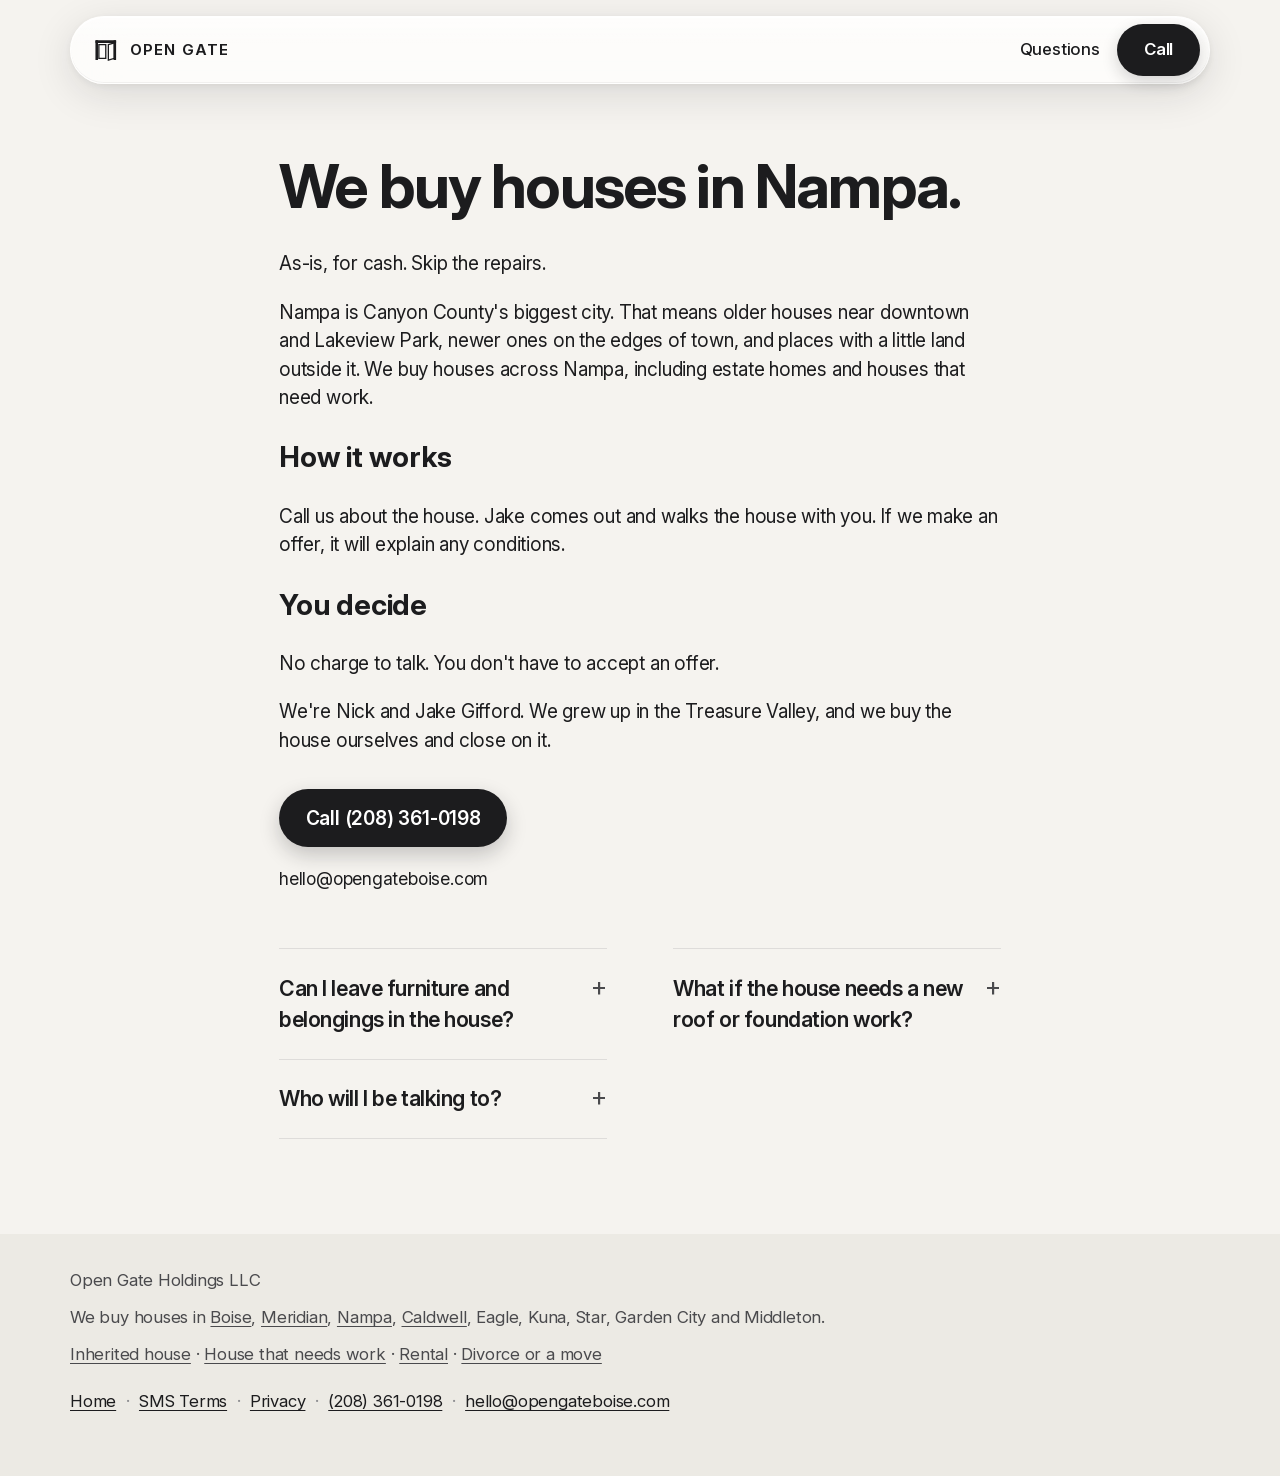
<file: nampa/index.html>
<!DOCTYPE html>
<html lang="en">
<head>
  <meta charset="utf-8">
  <meta name="viewport" content="width=device-width, initial-scale=1">
  <title>We buy houses in Nampa, as-is | Open Gate</title>
  <meta name="description" content="We buy Nampa houses as-is, for cash, including estate homes and houses that need work. Call (208) 361-0198.">
  <link rel="canonical" href="https://opengateboise.com/nampa/">
  <meta property="og:title" content="We buy houses in Nampa, as-is | Open Gate">
  <meta property="og:description" content="We buy Nampa houses as-is, for cash, including estate homes and houses that need work. Call (208) 361-0198.">
  <meta property="og:type" content="website">
  <meta property="og:url" content="https://opengateboise.com/nampa/">
  <meta property="og:image" content="https://opengateboise.com/images/og-image.jpg">
  <meta name="twitter:card" content="summary_large_image">
  <link rel="icon" href="../favicon.svg" type="image/svg+xml">
  <link rel="icon" href="../favicon.ico" sizes="any">
  <link rel="apple-touch-icon" href="../images/apple-touch-icon.png">
  <link rel="stylesheet" href="../style.css">
  <script type="application/ld+json">
{
  "@context": "https://schema.org",
  "@graph": [
    {
      "@type": "BreadcrumbList",
      "itemListElement": [
        {
          "@type": "ListItem",
          "position": 1,
          "name": "Home",
          "item": "https://opengateboise.com/"
        },
        {
          "@type": "ListItem",
          "position": 2,
          "name": "Nampa",
          "item": "https://opengateboise.com/nampa/"
        }
      ]
    },
    {
      "@type": "WebPage",
      "name": "We buy houses in Nampa, as-is | Open Gate",
      "url": "https://opengateboise.com/nampa/",
      "description": "We buy Nampa houses as-is, for cash, including estate homes and houses that need work. Call (208) 361-0198.",
      "about": {
        "@id": "https://opengateboise.com/#business"
      }
    },
    {
      "@type": "FAQPage",
      "mainEntity": [
        {
          "@type": "Question",
          "name": "Can I leave furniture and belongings in the house?",
          "acceptedAnswer": {
            "@type": "Answer",
            "text": "Yes. Leave behind anything you don't want."
          }
        },
        {
          "@type": "Question",
          "name": "What if the house needs a new roof or foundation work?",
          "acceptedAnswer": {
            "@type": "Answer",
            "text": "We buy houses as-is. Any offer we make will explain any inspection or other conditions."
          }
        },
        {
          "@type": "Question",
          "name": "Who will I be talking to?",
          "acceptedAnswer": {
            "@type": "Answer",
            "text": "Nick and Jake Gifford. We grew up here."
          }
        }
      ]
    }
  ]
}
  </script>
</head>
<body>
  <a class="skip" href="#content">Skip to content</a>
  <header class="site-header">
    <div class="nav-pill glass">
        <a class="brand" href="../index.html">
          <svg viewBox="0 0 64 64" width="28" height="28" aria-hidden="true"><rect x="8" y="10" width="6" height="46" rx="1" fill="currentColor"/><rect x="50" y="10" width="6" height="46" rx="1" fill="currentColor"/><rect x="8" y="10" width="48" height="6" rx="1" fill="currentColor"/><path d="M16 20h16v32H16z" stroke="currentColor" stroke-width="3" fill="none"/><path d="M38 20l14-4v36l-14 4V20z" stroke="currentColor" stroke-width="3" fill="none"/></svg>
          Open Gate
        </a>
      <nav class="site-nav site-nav-desktop" aria-label="Primary">
        <a href="../index.html#questions">Questions</a>
        <a class="nav-call" href="tel:+12083610198" aria-label="Call (208) 361-0198">Call</a>
      </nav>
      <details class="nav-menu">
        <summary>
          <span class="menu-closed">Menu</span>
          <span class="menu-open">Close menu</span>
        </summary>
        <nav class="nav-dropdown glass" aria-label="Primary">
          <a href="../index.html#questions">Questions</a>
          <a class="nav-call" href="tel:+12083610198" aria-label="Call (208) 361-0198">Call</a>
        </nav>
      </details>
    </div>
  </header>
  <main id="content" class="page-main">
    <article class="wrap prose">
      <h1>We buy houses in Nampa.</h1>
      <p>As-is, for cash. Skip the repairs.</p>
      <p>Nampa is Canyon County's biggest city. That means older houses near downtown and Lakeview Park, newer ones on the edges of town, and places with a little land outside it. We buy houses across Nampa, including estate homes and houses that need work.</p>
      <h2>How it works</h2>
      <p>Call us about the house. Jake comes out and walks the house with you. If we make an offer, it will explain any conditions.</p>
      <h2>You decide</h2>
      <p>No charge to talk. You don't have to accept an offer.</p>
      <p>We're Nick and Jake Gifford. We grew up in the Treasure Valley, and we buy the house ourselves and close on it.</p>
      <p class="page-cta"><a class="btn btn-primary" href="tel:+12083610198" aria-label="Call (208) 361-0198">Call (208) 361-0198</a></p>
      <p class="action-email"><a href="mailto:hello@opengateboise.com">hello@opengateboise.com</a></p>
        <div class="faq-list">
          <details class="q">
            <summary>Can I leave furniture and belongings in the house?</summary>
            <p>Yes. Leave behind anything you don't want.</p>
          </details>
          <details class="q">
            <summary>What if the house needs a new roof or foundation work?</summary>
            <p>We buy houses as-is. Any offer we make will explain any inspection or other conditions.</p>
          </details>
          <details class="q">
            <summary>Who will I be talking to?</summary>
            <p>Nick and Jake Gifford. We grew up here.</p>
          </details>
        </div>
    </article>
  </main>
  <footer class="site-footer">
    <div class="wrap">
      <p class="legal-line">Open Gate Holdings LLC</p>
      <p class="areas-line">We buy houses in <a href="../boise/">Boise</a>, <a href="../meridian/">Meridian</a>, <a href="../nampa/">Nampa</a>, <a href="../caldwell/">Caldwell</a>, Eagle, Kuna, Star, Garden City and Middleton.</p>
      <p class="situations-line"><a href="../inherited-house/">Inherited house</a> · <a href="../house-needs-repairs/">House that needs work</a> · <a href="../rental-property/">Rental</a> · <a href="../divorce-or-relocation/">Divorce or a move</a></p>
      <ul class="footer-links">
        <li><a href="../index.html">Home</a></li>
        <li><a href="../sms-terms.html">SMS Terms</a></li>
        <li><a href="../privacy.html">Privacy</a></li>
        <li><a href="tel:+12083610198">(208) 361-0198</a></li>
        <li><a href="mailto:hello@opengateboise.com">hello@opengateboise.com</a></li>
      </ul>
    </div>
  </footer>
  <script>
    document.addEventListener("keydown", function (e) {
      if (e.key !== "Escape") return;
      document.querySelectorAll("details.nav-menu[open]").forEach(function (d) {
        d.removeAttribute("open");
      });
    });
  </script>
  <script data-goatcounter="https://opengateboise.goatcounter.com/count" async src="//gc.zgo.at/count.js"></script>
</body>
</html>
</file>
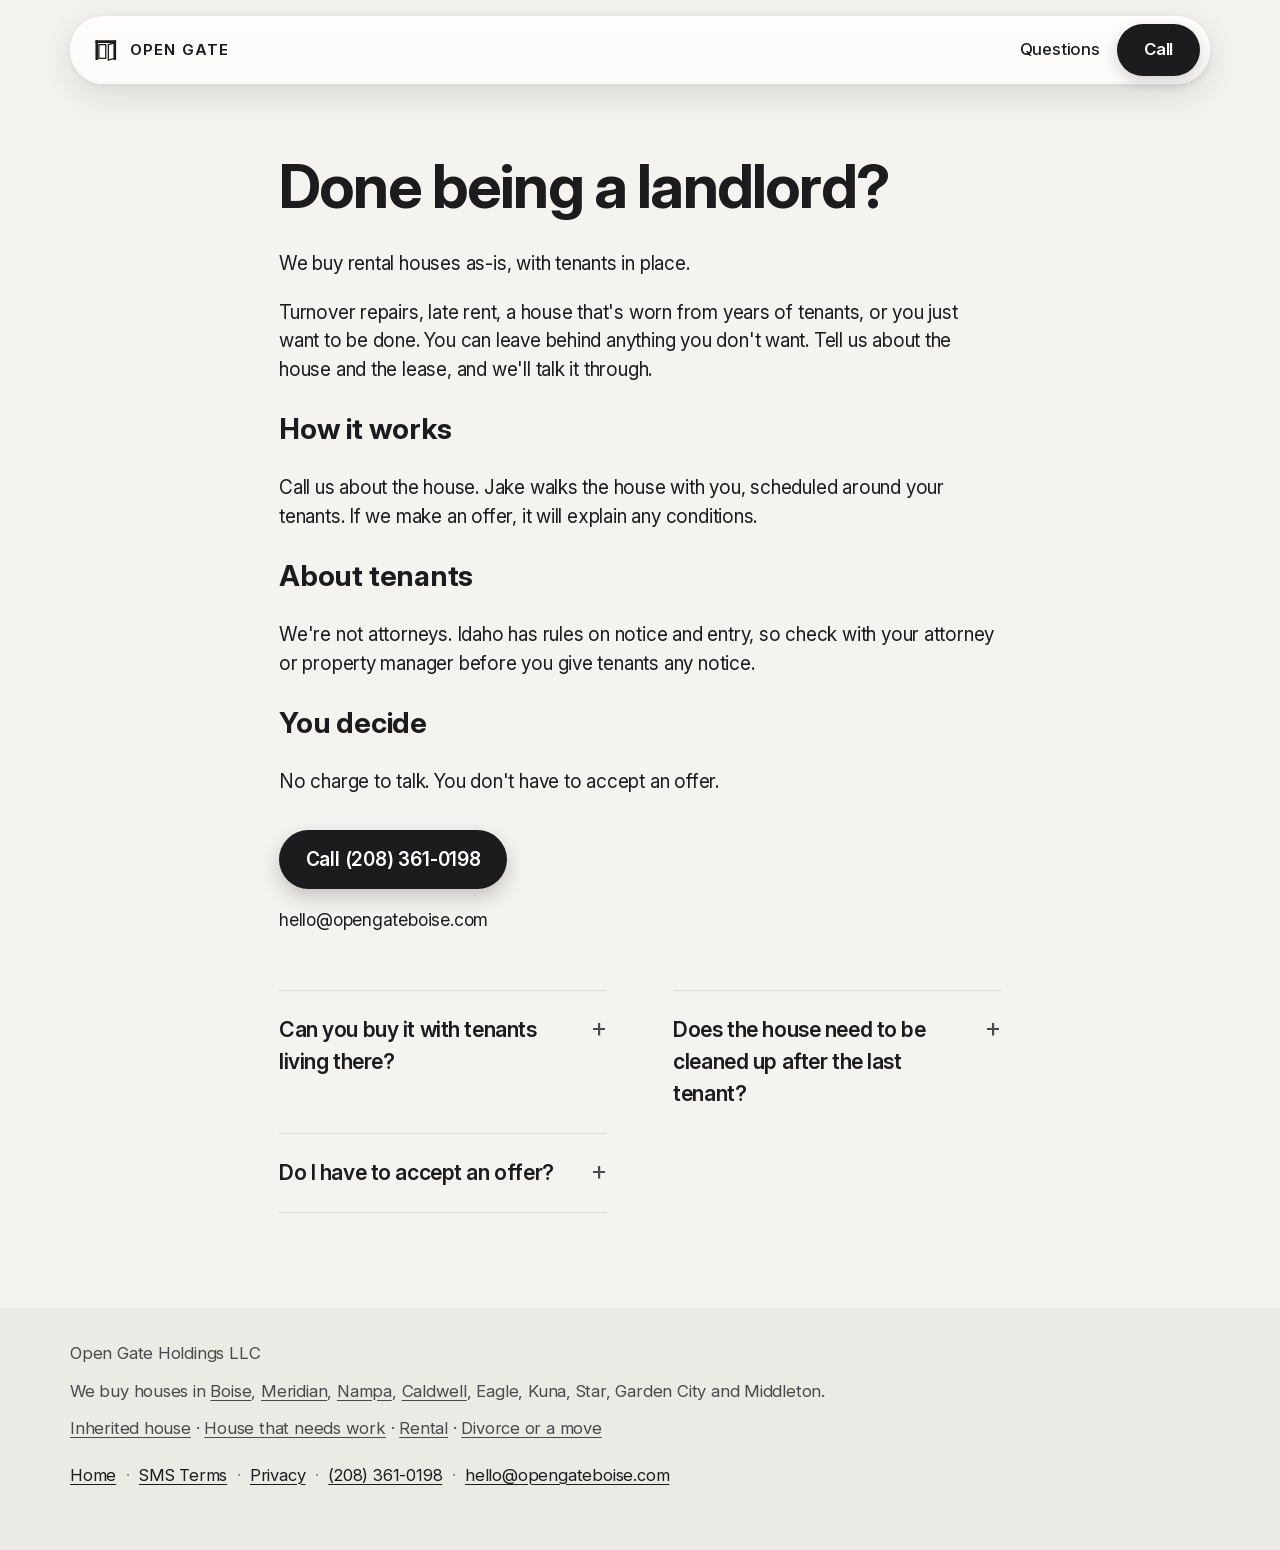
<file: rental-property/index.html>
<!DOCTYPE html>
<html lang="en">
<head>
  <meta charset="utf-8">
  <meta name="viewport" content="width=device-width, initial-scale=1">
  <title>Sell a rental house as-is in the Treasure Valley | Open Gate</title>
  <meta name="description" content="Done being a landlord? We buy Treasure Valley rental houses as-is, with tenants in place. Call (208) 361-0198.">
  <link rel="canonical" href="https://opengateboise.com/rental-property/">
  <meta property="og:title" content="Sell a rental house as-is in the Treasure Valley | Open Gate">
  <meta property="og:description" content="Done being a landlord? We buy Treasure Valley rental houses as-is, with tenants in place. Call (208) 361-0198.">
  <meta property="og:type" content="website">
  <meta property="og:url" content="https://opengateboise.com/rental-property/">
  <meta property="og:image" content="https://opengateboise.com/images/og-image.jpg">
  <meta name="twitter:card" content="summary_large_image">
  <link rel="icon" href="../favicon.svg" type="image/svg+xml">
  <link rel="icon" href="../favicon.ico" sizes="any">
  <link rel="apple-touch-icon" href="../images/apple-touch-icon.png">
  <link rel="stylesheet" href="../style.css">
  <script type="application/ld+json">
{
  "@context": "https://schema.org",
  "@graph": [
    {
      "@type": "BreadcrumbList",
      "itemListElement": [
        {
          "@type": "ListItem",
          "position": 1,
          "name": "Home",
          "item": "https://opengateboise.com/"
        },
        {
          "@type": "ListItem",
          "position": 2,
          "name": "Rental property",
          "item": "https://opengateboise.com/rental-property/"
        }
      ]
    },
    {
      "@type": "WebPage",
      "name": "Sell a rental house as-is in the Treasure Valley | Open Gate",
      "url": "https://opengateboise.com/rental-property/",
      "description": "Done being a landlord? We buy Treasure Valley rental houses as-is, with tenants in place. Call (208) 361-0198.",
      "about": {
        "@id": "https://opengateboise.com/#business"
      }
    },
    {
      "@type": "FAQPage",
      "mainEntity": [
        {
          "@type": "Question",
          "name": "Can you buy it with tenants living there?",
          "acceptedAnswer": {
            "@type": "Answer",
            "text": "Yes. We buy houses with tenants in place. Tell us about the lease."
          }
        },
        {
          "@type": "Question",
          "name": "Does the house need to be cleaned up after the last tenant?",
          "acceptedAnswer": {
            "@type": "Answer",
            "text": "No. We buy houses as-is."
          }
        },
        {
          "@type": "Question",
          "name": "Do I have to accept an offer?",
          "acceptedAnswer": {
            "@type": "Answer",
            "text": "No."
          }
        }
      ]
    }
  ]
}
  </script>
</head>
<body>
  <a class="skip" href="#content">Skip to content</a>
  <header class="site-header">
    <div class="nav-pill glass">
        <a class="brand" href="../index.html">
          <svg viewBox="0 0 64 64" width="28" height="28" aria-hidden="true"><rect x="8" y="10" width="6" height="46" rx="1" fill="currentColor"/><rect x="50" y="10" width="6" height="46" rx="1" fill="currentColor"/><rect x="8" y="10" width="48" height="6" rx="1" fill="currentColor"/><path d="M16 20h16v32H16z" stroke="currentColor" stroke-width="3" fill="none"/><path d="M38 20l14-4v36l-14 4V20z" stroke="currentColor" stroke-width="3" fill="none"/></svg>
          Open Gate
        </a>
      <nav class="site-nav site-nav-desktop" aria-label="Primary">
        <a href="../index.html#questions">Questions</a>
        <a class="nav-call" href="tel:+12083610198" aria-label="Call (208) 361-0198">Call</a>
      </nav>
      <details class="nav-menu">
        <summary>
          <span class="menu-closed">Menu</span>
          <span class="menu-open">Close menu</span>
        </summary>
        <nav class="nav-dropdown glass" aria-label="Primary">
          <a href="../index.html#questions">Questions</a>
          <a class="nav-call" href="tel:+12083610198" aria-label="Call (208) 361-0198">Call</a>
        </nav>
      </details>
    </div>
  </header>
  <main id="content" class="page-main">
    <article class="wrap prose">
      <h1>Done being a landlord?</h1>
      <p>We buy rental houses as-is, with tenants in place.</p>
      <p>Turnover repairs, late rent, a house that's worn from years of tenants, or you just want to be done. You can leave behind anything you don't want. Tell us about the house and the lease, and we'll talk it through.</p>
      <h2>How it works</h2>
      <p>Call us about the house. Jake walks the house with you, scheduled around your tenants. If we make an offer, it will explain any conditions.</p>
      <h2>About tenants</h2>
      <p>We're not attorneys. Idaho has rules on notice and entry, so check with your attorney or property manager before you give tenants any notice.</p>
      <h2>You decide</h2>
      <p>No charge to talk. You don't have to accept an offer.</p>
      <p class="page-cta"><a class="btn btn-primary" href="tel:+12083610198" aria-label="Call (208) 361-0198">Call (208) 361-0198</a></p>
      <p class="action-email"><a href="mailto:hello@opengateboise.com">hello@opengateboise.com</a></p>
        <div class="faq-list">
          <details class="q">
            <summary>Can you buy it with tenants living there?</summary>
            <p>Yes. We buy houses with tenants in place. Tell us about the lease.</p>
          </details>
          <details class="q">
            <summary>Does the house need to be cleaned up after the last tenant?</summary>
            <p>No. We buy houses as-is.</p>
          </details>
          <details class="q">
            <summary>Do I have to accept an offer?</summary>
            <p>No.</p>
          </details>
        </div>
    </article>
  </main>
  <footer class="site-footer">
    <div class="wrap">
      <p class="legal-line">Open Gate Holdings LLC</p>
      <p class="areas-line">We buy houses in <a href="../boise/">Boise</a>, <a href="../meridian/">Meridian</a>, <a href="../nampa/">Nampa</a>, <a href="../caldwell/">Caldwell</a>, Eagle, Kuna, Star, Garden City and Middleton.</p>
      <p class="situations-line"><a href="../inherited-house/">Inherited house</a> · <a href="../house-needs-repairs/">House that needs work</a> · <a href="../rental-property/">Rental</a> · <a href="../divorce-or-relocation/">Divorce or a move</a></p>
      <ul class="footer-links">
        <li><a href="../index.html">Home</a></li>
        <li><a href="../sms-terms.html">SMS Terms</a></li>
        <li><a href="../privacy.html">Privacy</a></li>
        <li><a href="tel:+12083610198">(208) 361-0198</a></li>
        <li><a href="mailto:hello@opengateboise.com">hello@opengateboise.com</a></li>
      </ul>
    </div>
  </footer>
  <script>
    document.addEventListener("keydown", function (e) {
      if (e.key !== "Escape") return;
      document.querySelectorAll("details.nav-menu[open]").forEach(function (d) {
        d.removeAttribute("open");
      });
    });
  </script>
  <script data-goatcounter="https://opengateboise.goatcounter.com/count" async src="//gc.zgo.at/count.js"></script>
</body>
</html>
</file>
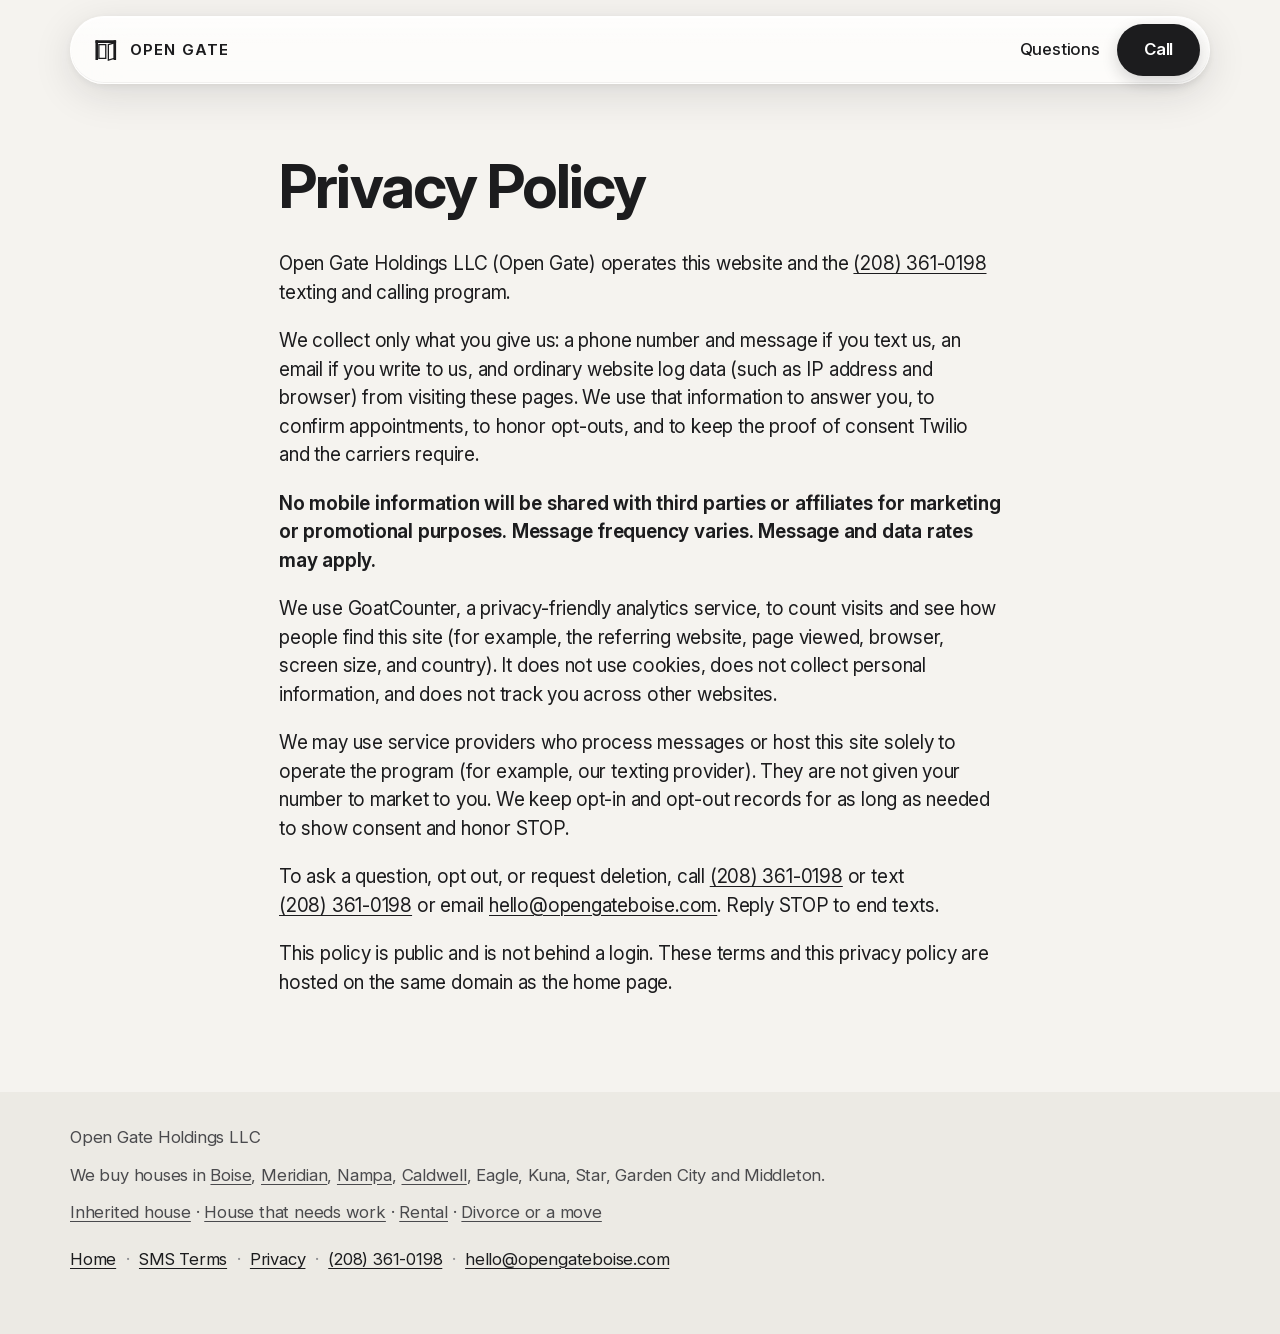
<file: privacy.html>
<!DOCTYPE html>
<html lang="en">
<head>
  <meta charset="utf-8">
  <meta name="viewport" content="width=device-width, initial-scale=1">
  <title>Privacy Policy | Open Gate</title>
  <meta name="description" content="Privacy policy for the Open Gate Holdings LLC website and the (208) 361-0198 texting and calling program.">
  <link rel="canonical" href="https://opengateboise.com/privacy.html">
  <meta property="og:title" content="Privacy Policy | Open Gate">
  <meta property="og:description" content="Privacy policy for the Open Gate Holdings LLC website and the (208) 361-0198 texting and calling program.">
  <meta property="og:type" content="website">
  <meta property="og:url" content="https://opengateboise.com/privacy.html">
  <meta property="og:image" content="https://opengateboise.com/images/og-image.jpg">
  <meta name="twitter:card" content="summary_large_image">
  <link rel="icon" href="favicon.svg" type="image/svg+xml">
  <link rel="icon" href="favicon.ico" sizes="any">
  <link rel="apple-touch-icon" href="images/apple-touch-icon.png">
  <link rel="stylesheet" href="style.css">
  <script type="application/ld+json">
{
  "@context": "https://schema.org",
  "@graph": [
    {
      "@type": "BreadcrumbList",
      "itemListElement": [
        {
          "@type": "ListItem",
          "position": 1,
          "name": "Home",
          "item": "https://opengateboise.com/"
        },
        {
          "@type": "ListItem",
          "position": 2,
          "name": "Privacy Policy",
          "item": "https://opengateboise.com/privacy.html"
        }
      ]
    },
    {
      "@type": "WebPage",
      "name": "Privacy Policy | Open Gate",
      "url": "https://opengateboise.com/privacy.html",
      "about": {
        "@id": "https://opengateboise.com/#business"
      }
    }
  ]
}
  </script>
</head>
<body>
  <a class="skip" href="#content">Skip to content</a>
  <header class="site-header">
    <div class="nav-pill glass">
        <a class="brand" href="index.html">
          <svg viewBox="0 0 64 64" width="28" height="28" aria-hidden="true"><rect x="8" y="10" width="6" height="46" rx="1" fill="currentColor"/><rect x="50" y="10" width="6" height="46" rx="1" fill="currentColor"/><rect x="8" y="10" width="48" height="6" rx="1" fill="currentColor"/><path d="M16 20h16v32H16z" stroke="currentColor" stroke-width="3" fill="none"/><path d="M38 20l14-4v36l-14 4V20z" stroke="currentColor" stroke-width="3" fill="none"/></svg>
          Open Gate
        </a>
      <nav class="site-nav site-nav-desktop" aria-label="Primary">
        <a href="index.html#questions">Questions</a>
        <a class="nav-call" href="tel:+12083610198" aria-label="Call (208) 361-0198">Call</a>
      </nav>
      <details class="nav-menu">
        <summary>
          <span class="menu-closed">Menu</span>
          <span class="menu-open">Close menu</span>
        </summary>
        <nav class="nav-dropdown glass" aria-label="Primary">
          <a href="index.html#questions">Questions</a>
          <a class="nav-call" href="tel:+12083610198" aria-label="Call (208) 361-0198">Call</a>
        </nav>
      </details>
    </div>
  </header>
  <main id="content" class="page-main">
    <article class="wrap prose">
      <h1>Privacy Policy</h1>
      <p>Open Gate Holdings LLC (Open Gate) operates this website and the <a href="tel:+12083610198">(208) 361-0198</a> texting and calling program.</p>
      <p>We collect only what you give us: a phone number and message if you text us, an email if you write to us, and ordinary website log data (such as IP address and browser) from visiting these pages. We use that information to answer you, to confirm appointments, to honor opt-outs, and to keep the proof of consent Twilio and the carriers require.</p>
      <p class="disclosure">No mobile information will be shared with third parties or affiliates for marketing or promotional purposes. Message frequency varies. Message and data rates may apply.</p>
      <p>We use GoatCounter, a privacy-friendly analytics service, to count visits and see how people find this site (for example, the referring website, page viewed, browser, screen size, and country). It does not use cookies, does not collect personal information, and does not track you across other websites.</p>
      <p>We may use service providers who process messages or host this site solely to operate the program (for example, our texting provider). They are not given your number to market to you. We keep opt-in and opt-out records for as long as needed to show consent and honor STOP.</p>
      <p>To ask a question, opt out, or request deletion, call <a href="tel:+12083610198">(208) 361-0198</a> or text <a href="sms:+12083610198">(208) 361-0198</a> or email <a href="mailto:hello@opengateboise.com">hello@opengateboise.com</a>. Reply STOP to end texts.</p>
      <p>This policy is public and is not behind a login. These terms and this privacy policy are hosted on the same domain as the home page.</p>
    </article>
  </main>
  <footer class="site-footer">
    <div class="wrap">
      <p class="legal-line">Open Gate Holdings LLC</p>
      <p class="areas-line">We buy houses in <a href="boise/">Boise</a>, <a href="meridian/">Meridian</a>, <a href="nampa/">Nampa</a>, <a href="caldwell/">Caldwell</a>, Eagle, Kuna, Star, Garden City and Middleton.</p>
      <p class="situations-line"><a href="inherited-house/">Inherited house</a> · <a href="house-needs-repairs/">House that needs work</a> · <a href="rental-property/">Rental</a> · <a href="divorce-or-relocation/">Divorce or a move</a></p>
      <ul class="footer-links">
        <li><a href="index.html">Home</a></li>
        <li><a href="sms-terms.html">SMS Terms</a></li>
        <li><a href="privacy.html" aria-current="page">Privacy</a></li>
        <li><a href="tel:+12083610198">(208) 361-0198</a></li>
        <li><a href="mailto:hello@opengateboise.com">hello@opengateboise.com</a></li>
      </ul>
    </div>
  </footer>
  <script>
    document.addEventListener("keydown", function (e) {
      if (e.key !== "Escape") return;
      document.querySelectorAll("details.nav-menu[open]").forEach(function (d) {
        d.removeAttribute("open");
      });
    });
  </script>
  <script data-goatcounter="https://opengateboise.goatcounter.com/count" async src="//gc.zgo.at/count.js"></script>
</body>
</html>
</file>
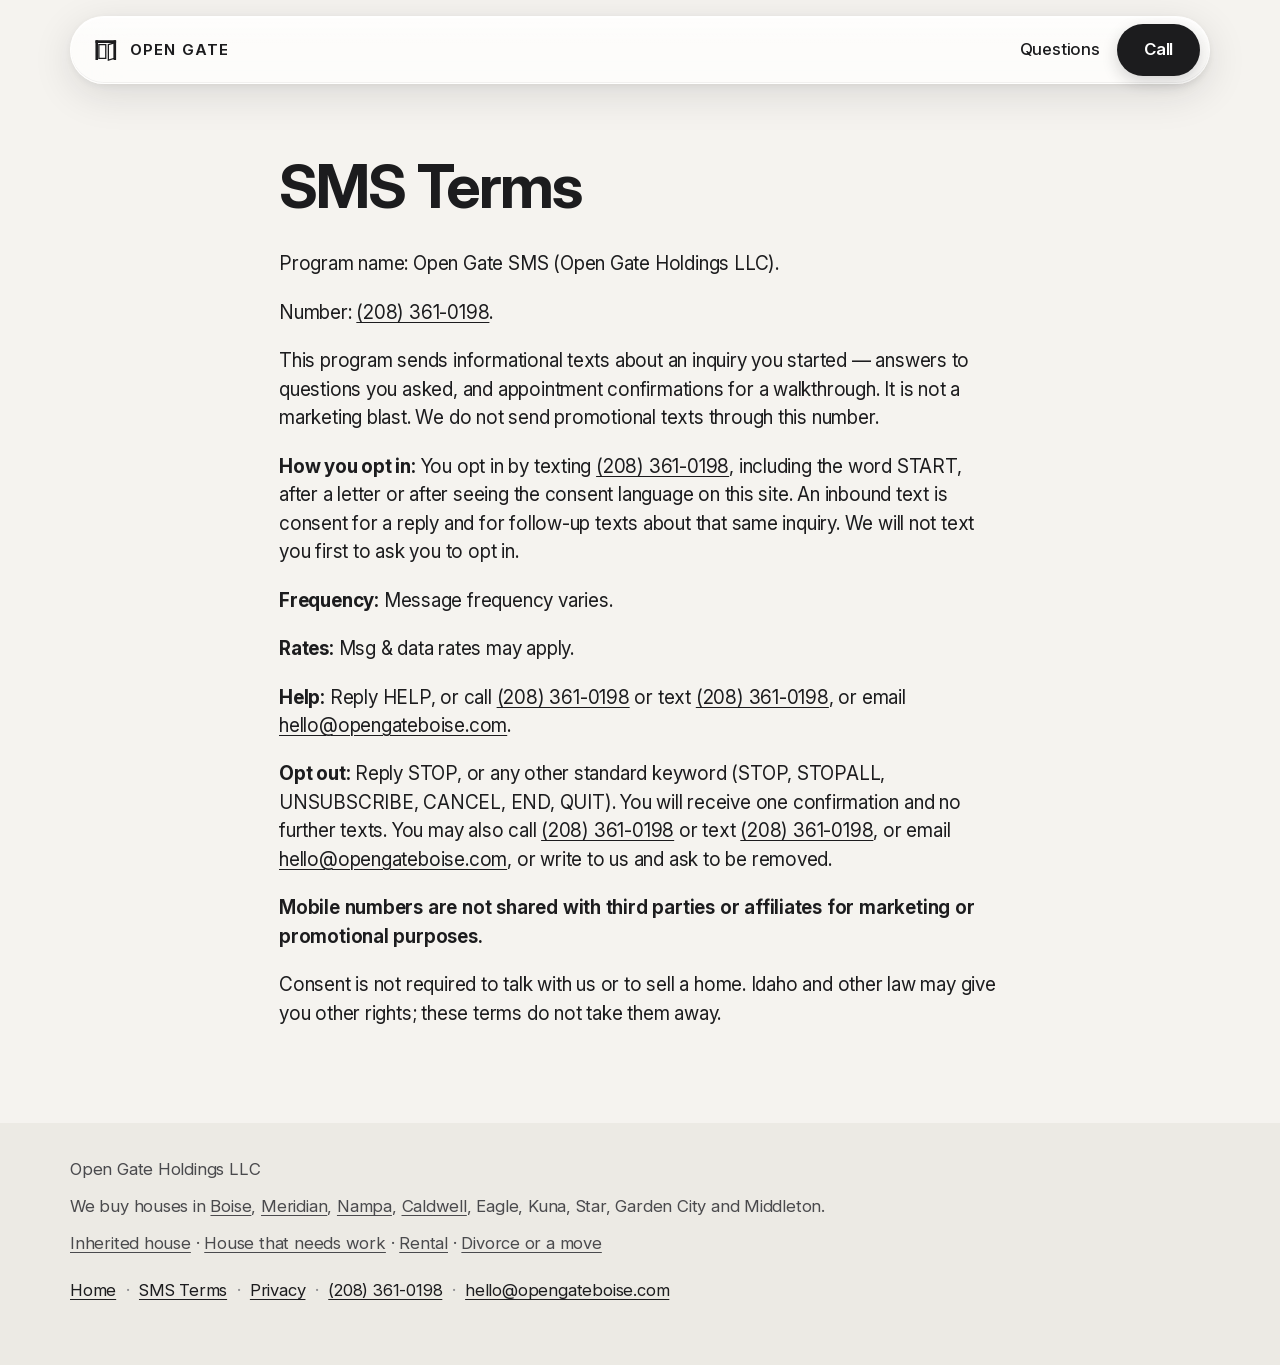
<file: sms-terms.html>
<!DOCTYPE html>
<html lang="en">
<head>
  <meta charset="utf-8">
  <meta name="viewport" content="width=device-width, initial-scale=1">
  <title>SMS Terms | Open Gate</title>
  <meta name="description" content="Open Gate SMS terms for (208) 361-0198, including how you opt in, message frequency, help, and how to opt out.">
  <link rel="canonical" href="https://opengateboise.com/sms-terms.html">
  <meta property="og:title" content="SMS Terms | Open Gate">
  <meta property="og:description" content="Open Gate SMS terms for (208) 361-0198, including how you opt in, message frequency, help, and how to opt out.">
  <meta property="og:type" content="website">
  <meta property="og:url" content="https://opengateboise.com/sms-terms.html">
  <meta property="og:image" content="https://opengateboise.com/images/og-image.jpg">
  <meta name="twitter:card" content="summary_large_image">
  <link rel="icon" href="favicon.svg" type="image/svg+xml">
  <link rel="icon" href="favicon.ico" sizes="any">
  <link rel="apple-touch-icon" href="images/apple-touch-icon.png">
  <link rel="stylesheet" href="style.css">
  <script type="application/ld+json">
{
  "@context": "https://schema.org",
  "@graph": [
    {
      "@type": "BreadcrumbList",
      "itemListElement": [
        {
          "@type": "ListItem",
          "position": 1,
          "name": "Home",
          "item": "https://opengateboise.com/"
        },
        {
          "@type": "ListItem",
          "position": 2,
          "name": "SMS Terms",
          "item": "https://opengateboise.com/sms-terms.html"
        }
      ]
    },
    {
      "@type": "WebPage",
      "name": "SMS Terms | Open Gate",
      "url": "https://opengateboise.com/sms-terms.html",
      "about": {
        "@id": "https://opengateboise.com/#business"
      }
    }
  ]
}
  </script>
</head>
<body>
  <a class="skip" href="#content">Skip to content</a>
  <header class="site-header">
    <div class="nav-pill glass">
        <a class="brand" href="index.html">
          <svg viewBox="0 0 64 64" width="28" height="28" aria-hidden="true"><rect x="8" y="10" width="6" height="46" rx="1" fill="currentColor"/><rect x="50" y="10" width="6" height="46" rx="1" fill="currentColor"/><rect x="8" y="10" width="48" height="6" rx="1" fill="currentColor"/><path d="M16 20h16v32H16z" stroke="currentColor" stroke-width="3" fill="none"/><path d="M38 20l14-4v36l-14 4V20z" stroke="currentColor" stroke-width="3" fill="none"/></svg>
          Open Gate
        </a>
      <nav class="site-nav site-nav-desktop" aria-label="Primary">
        <a href="index.html#questions">Questions</a>
        <a class="nav-call" href="tel:+12083610198" aria-label="Call (208) 361-0198">Call</a>
      </nav>
      <details class="nav-menu">
        <summary>
          <span class="menu-closed">Menu</span>
          <span class="menu-open">Close menu</span>
        </summary>
        <nav class="nav-dropdown glass" aria-label="Primary">
          <a href="index.html#questions">Questions</a>
          <a class="nav-call" href="tel:+12083610198" aria-label="Call (208) 361-0198">Call</a>
        </nav>
      </details>
    </div>
  </header>
  <main id="content" class="page-main">
    <article class="wrap prose">
      <h1>SMS Terms</h1>
      <p>Program name: Open Gate SMS (Open Gate Holdings LLC).</p>
      <p>Number: <a href="tel:+12083610198">(208) 361-0198</a>.</p>
      <p>This program sends informational texts about an inquiry you started — answers to questions you asked, and appointment confirmations for a walkthrough. It is not a marketing blast. We do not send promotional texts through this number.</p>
      <p><strong>How you opt in:</strong> You opt in by texting <a href="sms:+12083610198">(208) 361-0198</a>, including the word START, after a letter or after seeing the consent language on this site. An inbound text is consent for a reply and for follow-up texts about that same inquiry. We will not text you first to ask you to opt in.</p>
      <p><strong>Frequency:</strong> Message frequency varies.</p>
      <p><strong>Rates:</strong> Msg &amp; data rates may apply.</p>
      <p><strong>Help:</strong> Reply HELP, or call <a href="tel:+12083610198">(208) 361-0198</a> or text <a href="sms:+12083610198">(208) 361-0198</a>, or email <a href="mailto:hello@opengateboise.com">hello@opengateboise.com</a>.</p>
      <p><strong>Opt out:</strong> Reply STOP, or any other standard keyword (STOP, STOPALL, UNSUBSCRIBE, CANCEL, END, QUIT). You will receive one confirmation and no further texts. You may also call <a href="tel:+12083610198">(208) 361-0198</a> or text <a href="sms:+12083610198">(208) 361-0198</a>, or email <a href="mailto:hello@opengateboise.com">hello@opengateboise.com</a>, or write to us and ask to be removed.</p>
      <p class="disclosure">Mobile numbers are not shared with third parties or affiliates for marketing or promotional purposes.</p>
      <p>Consent is not required to talk with us or to sell a home. Idaho and other law may give you other rights; these terms do not take them away.</p>
    </article>
  </main>
  <footer class="site-footer">
    <div class="wrap">
      <p class="legal-line">Open Gate Holdings LLC</p>
      <p class="areas-line">We buy houses in <a href="boise/">Boise</a>, <a href="meridian/">Meridian</a>, <a href="nampa/">Nampa</a>, <a href="caldwell/">Caldwell</a>, Eagle, Kuna, Star, Garden City and Middleton.</p>
      <p class="situations-line"><a href="inherited-house/">Inherited house</a> · <a href="house-needs-repairs/">House that needs work</a> · <a href="rental-property/">Rental</a> · <a href="divorce-or-relocation/">Divorce or a move</a></p>
      <ul class="footer-links">
        <li><a href="index.html">Home</a></li>
        <li><a href="sms-terms.html" aria-current="page">SMS Terms</a></li>
        <li><a href="privacy.html">Privacy</a></li>
        <li><a href="tel:+12083610198">(208) 361-0198</a></li>
        <li><a href="mailto:hello@opengateboise.com">hello@opengateboise.com</a></li>
      </ul>
    </div>
  </footer>
  <script>
    document.addEventListener("keydown", function (e) {
      if (e.key !== "Escape") return;
      document.querySelectorAll("details.nav-menu[open]").forEach(function (d) {
        d.removeAttribute("open");
      });
    });
  </script>
  <script data-goatcounter="https://opengateboise.goatcounter.com/count" async src="//gc.zgo.at/count.js"></script>
</body>
</html>
</file>
<file: style.css>
/* Open Gate — public site. Self-hosted Inter plus the system-ui stack (SF on Apple). No trackers. */
@font-face {
  font-family: "Inter";
  src: url("fonts/inter.woff2") format("woff2");
  font-weight: 400 700;
  font-style: normal;
  font-display: swap;
}

:root {
  --paper: #f5f3ef;
  --paper-2: #fffcf8;
  --ink: #1c1c1e;
  --muted: #3a3a3c;
  --quiet: #4a4a4d;
  --line: rgba(28, 28, 30, 0.1);
  --pine: #1d3d32;
  --copper: #8a4b28;
  --focus: #1c1c1e;
  --glass: rgba(255, 255, 255, 0.72);
  --glass-fallback: rgba(255, 255, 255, 0.94);
  --glass-border: rgba(255, 255, 255, 0.78);
  --shadow: 0 10px 40px rgba(28, 28, 30, 0.12), 0 2px 8px rgba(28, 28, 30, 0.06);
  --highlight: inset 0 1px 0 rgba(255, 255, 255, 0.85), inset 0 -1px 0 rgba(28, 28, 30, 0.05);
  --radius: 24px;
  --radius-pill: 999px;
  --max: 1140px;
  --measure: 38rem;
  --sans: -apple-system, BlinkMacSystemFont, "SF Pro Display", "SF Pro Text", "Inter", system-ui, "Segoe UI", Roboto, Helvetica, Arial, sans-serif;
}

*, *::before, *::after { box-sizing: border-box; }

html {
  font-size: 18px;
  -webkit-text-size-adjust: 100%;
  scroll-behavior: smooth;
  scroll-padding-top: 6rem;
}

#how-it-works,
#questions,
#content {
  scroll-margin-top: 6rem;
}

body {
  margin: 0;
  color: var(--ink);
  background: var(--paper);
  font-family: var(--sans);
  line-height: 1.5;
  min-height: 100vh;
  display: flex;
  flex-direction: column;
  letter-spacing: -0.011em;
}

main { flex: 1 0 auto; }

a[href^="tel:"], a[href^="sms:"] { white-space: nowrap; }

img, svg { max-width: 100%; display: block; }

a {
  color: var(--ink);
  text-decoration-thickness: 1px;
  text-underline-offset: 0.16em;
}
a:hover { opacity: 0.7; }
a:focus-visible, button:focus-visible, .btn:focus-visible, summary:focus-visible, .nav-pill a:focus-visible {
  outline: 2px solid var(--ink);
  outline-offset: 3px;
}

.skip {
  position: absolute;
  left: 1rem;
  top: -4rem;
  background: var(--ink);
  color: #fff;
  padding: 0.5rem 0.8rem;
  z-index: 40;
  border-radius: 0.5rem;
}
.skip:focus { top: 0.75rem; }

.wrap,
.nav-pill,
.hero-inner {
  width: min(var(--max), calc(100% - 2.25rem));
  margin-inline: auto;
}
.narrow { width: min(36rem, calc(100% - 2.25rem)); }

/* Liquid Glass */
.glass {
  position: relative;
  background: var(--glass);
  backdrop-filter: blur(24px) saturate(180%);
  -webkit-backdrop-filter: blur(24px) saturate(180%);
  border: 1px solid var(--glass-border);
  box-shadow: var(--shadow), var(--highlight);
  isolation: isolate;
}
.glass::before {
  content: "";
  pointer-events: none;
  position: absolute;
  inset: 0;
  border-radius: inherit;
  background: linear-gradient(180deg, rgba(255, 255, 255, 0.45), rgba(255, 255, 255, 0) 42%);
  z-index: 0;
}
.glass > * { position: relative; z-index: 1; }

@supports not ((-webkit-backdrop-filter: blur(1px)) or (backdrop-filter: blur(1px))) {
  .glass {
    background: var(--glass-fallback);
  }
}

/* Floating glass nav pill */
.site-header {
  position: fixed;
  top: 0;
  left: 0;
  right: 0;
  z-index: 30;
  padding: 0.85rem 0 0;
  pointer-events: none;
  background: transparent;
  border: 0;
}
.nav-pill {
  position: relative;
  pointer-events: auto;
  display: flex;
  flex-wrap: wrap;
  align-items: center;
  justify-content: space-between;
  gap: 0.15rem 0.8rem;
  padding: 0.4rem 0.55rem 0.4rem 0.95rem;
  border-radius: 28px;
}
.brand {
  display: flex;
  align-items: center;
  gap: 0.55rem;
  color: var(--ink);
  text-decoration: none;
  font-weight: 650;
  letter-spacing: 0.08em;
  text-transform: uppercase;
  font-size: 0.78rem;
}
.brand:hover { opacity: 1; color: var(--ink); }
.brand svg { width: 1.45rem; height: 1.45rem; }
.site-nav {
  display: flex;
  flex-wrap: wrap;
  gap: 0;
  font-size: 0.88rem;
}
.site-nav a {
  padding: 0.5rem 0.7rem;
  min-height: 2.75rem;
  display: inline-flex;
  align-items: center;
  color: var(--ink);
  text-decoration: none;
  border-radius: var(--radius-pill);
  font-weight: 500;
}
.site-nav a:hover { opacity: 1; background: rgba(255, 255, 255, 0.45); }
.site-nav a[aria-current="page"] { font-weight: 650; }
.site-nav a.nav-call,
.nav-dropdown a.nav-call {
  background: var(--ink);
  color: #fff;
  font-weight: 600;
  border-radius: var(--radius-pill);
  box-shadow: 0 6px 16px rgba(28, 28, 30, 0.18);
}
.site-nav a.nav-call {
  margin-left: 0.2rem;
  padding: 0.4rem 1.05rem;
  min-height: 2.5rem;
  min-width: 4.4rem;
  justify-content: center;
}
.site-nav a.nav-call:hover,
.nav-dropdown a.nav-call:hover {
  opacity: 1;
  background: #000;
  color: #fff;
}
.nav-dropdown a.nav-call {
  align-self: flex-start;
  margin: 0.3rem 0.4rem 0.45rem;
  padding: 0.7rem 1.2rem;
  min-height: 2.75rem;
  justify-content: center;
}

/* CSS-only mobile menu. Desktop keeps the inline links. */
.nav-menu { display: none; position: static; }
.nav-menu summary {
  list-style: none;
  cursor: pointer;
  display: inline-flex;
  align-items: center;
  justify-content: center;
  min-height: 2.75rem;
  padding: 0.45rem 1rem;
  border-radius: var(--radius-pill);
  background: rgba(255, 255, 255, 0.55);
  backdrop-filter: blur(20px) saturate(180%);
  -webkit-backdrop-filter: blur(20px) saturate(180%);
  border: 1px solid var(--glass-border);
  box-shadow: var(--highlight);
  color: var(--ink);
  font-family: var(--sans);
  font-weight: 600;
  font-size: 0.92rem;
  line-height: 1;
}
.nav-menu summary::-webkit-details-marker { display: none; }
.nav-menu summary::marker { content: ""; }
.menu-open { display: none; }
.nav-menu[open] .menu-closed { display: none; }
.nav-menu[open] .menu-open { display: inline; }
.nav-dropdown {
  position: absolute;
  top: calc(100% + 0.55rem);
  left: 0;
  right: 0;
  display: flex;
  flex-direction: column;
  gap: 0.15rem;
  padding: 0.45rem;
  border-radius: 24px;
  z-index: 2;
}
.nav-dropdown a {
  display: flex;
  align-items: center;
  min-height: 2.85rem;
  padding: 0.7rem 1rem;
  border-radius: 18px;
  color: var(--ink);
  text-decoration: none;
  font-weight: 550;
}
.nav-dropdown a:hover { opacity: 1; background: rgba(255, 255, 255, 0.5); }
.nav-dropdown a[aria-current="page"] { font-weight: 650; }
@supports not ((-webkit-backdrop-filter: blur(1px)) or (backdrop-filter: blur(1px))) {
  .nav-menu summary,
  .nav-dropdown { background: var(--glass-fallback); }
}

@media (max-width: 819px) {
  .site-nav-desktop { display: none; }
  .nav-menu { display: block; }
}

@media (min-width: 820px) {
  .nav-pill { border-radius: var(--radius-pill); padding: 0.35rem 0.45rem 0.35rem 1.1rem; }
}

/* Buttons */
.hero-actions, .btn-row {
  display: flex;
  flex-wrap: wrap;
  align-items: center;
  gap: 0.85rem 1.1rem;
}
.btn-primary, .btn-glass { min-width: 7.25rem; }
.action-group { display: inline-flex; flex-direction: column; align-items: center; }
.action-group .action-phone { text-align: center; }
.action-phone {
  margin: 0.8rem 0 0;
  font-size: 1.05rem;
  color: var(--ink);
  letter-spacing: 0.01em;
}
.action-phone a {
  color: inherit;
  text-decoration: none;
}
.action-phone a:hover { opacity: 0.72; text-decoration: underline; }
.action-phone a {
  display: inline-flex;
  align-items: center;
  min-height: 44px;
}
.cta .action-phone { color: var(--muted); }
.action-email {
  margin: 0;
  font-size: 0.92rem;
  color: var(--muted);
}
.action-email a {
  color: inherit;
  text-decoration: none;
  display: inline-flex;
  align-items: center;
  min-height: 44px;
}
.action-email a:hover { opacity: 0.72; text-decoration: underline; }
.footer-links a {
  display: inline-flex;
  align-items: center;
  min-height: 44px;
}
.consent a,
.faq a,
.prose a[href^="tel:"],
.prose a[href^="sms:"],
.prose a[href^="mailto:"] {
  position: relative;
}
.consent a::before,
.faq a::before,
.prose a[href^="tel:"]::before,
.prose a[href^="sms:"]::before,
.prose a[href^="mailto:"]::before {
  content: "";
  position: absolute;
  inset: -14px -6px;
}
.btn {
  display: inline-flex;
  align-items: center;
  justify-content: center;
  min-height: 3.1rem;
  padding: 0.75rem 1.35rem;
  border-radius: var(--radius-pill);
  font-family: var(--sans);
  font-weight: 600;
  font-size: 1rem;
  text-decoration: none;
  line-height: 1;
  border: 1px solid transparent;
  transition: transform 0.2s ease, box-shadow 0.2s ease, background 0.2s ease, opacity 0.2s ease;
}
.btn:hover { opacity: 1; }
.btn-primary {
  background: var(--ink);
  color: #fff;
  box-shadow: 0 8px 20px rgba(28, 28, 30, 0.22);
}
.btn-primary:hover { background: #000; color: #fff; transform: scale(1.03); }
.btn-primary:active { transform: scale(0.98); }
.btn-glass {
  background: var(--glass);
  backdrop-filter: blur(20px) saturate(180%);
  -webkit-backdrop-filter: blur(20px) saturate(180%);
  border: 1px solid var(--glass-border);
  color: var(--ink);
  box-shadow: var(--shadow), var(--highlight);
}
.btn-glass:hover { transform: scale(1.03); color: var(--ink); }
.btn-glass:active { transform: scale(0.98); }
@supports not ((-webkit-backdrop-filter: blur(1px)) or (backdrop-filter: blur(1px))) {
  .btn-glass { background: var(--glass-fallback); }
}

/* Hero */
.hero {
  position: relative;
  min-height: 100svh;
  display: flex;
  align-items: flex-end;
  padding: 7.25rem 0 2.75rem;
  color: var(--ink);
}
.hero-media {
  position: absolute;
  inset: 0;
  width: 100%;
  height: 100%;
  object-fit: cover;
  object-position: 32% 50%;
  background: #536e78;
}
.hero-inner {
  position: relative;
  z-index: 1;
}
.hero-panel {
  max-width: 32.5rem;
  padding: 1.7rem 1.8rem 1.8rem;
  border-radius: var(--radius);
}
.hero-panel.glass {
  background: rgba(255, 255, 255, 0.9);
  backdrop-filter: blur(20px) saturate(120%);
  -webkit-backdrop-filter: blur(20px) saturate(120%);
}
.hero-panel.glass::before {
  background: linear-gradient(180deg, rgba(255, 255, 255, 0.18), rgba(255, 255, 255, 0.18));
}
.hero h1 {
  margin: 0 0 0.85rem;
  font-weight: 700;
  font-size: clamp(2.05rem, 5.2vw, 3.35rem);
  line-height: 1.08;
  letter-spacing: -0.035em;
  color: var(--ink);
}
.lede {
  margin: 0 0 1.4rem;
  font-size: 1.12rem;
  color: var(--ink);
  max-width: 30rem;
  font-weight: 450;
}
/* Content sections — typographic, no card grids */
.values, .steps-sec, .about, .faq, .cta {
  padding: 3.5rem 0;
}
.values { padding-top: 4.25rem; }
.points, .steps {
  list-style: none;
  margin: 0;
  padding: 0;
  display: grid;
  gap: 2.75rem 3.5rem;
}
.points h2, .steps h2, .faq > .wrap > h2, .cta h2, .page-main h1 {
  margin: 0 0 0.4rem;
  font-weight: 700;
  font-size: clamp(1.7rem, 3vw, 2.35rem);
  line-height: 1.15;
  letter-spacing: -0.03em;
  color: var(--ink);
}
.points p, .steps p {
  margin: 0;
  color: var(--muted);
  font-size: 1.08rem;
  max-width: 22rem;
}
.points li > h2:only-child { margin-bottom: 0; }
@media (min-width: 800px) {
  html { font-size: 19px; }
  .points, .steps { grid-template-columns: repeat(3, 1fr); gap: 2.25rem 2.5rem; }
  .values { padding: 4.25rem 0 2.5rem; }
  .steps-sec { padding: 2.5rem 0 3rem; }
  .about { padding: 3.5rem 0 1.5rem; }
  .faq, .cta { padding: 4.5rem 0; }
}

@media (min-width: 820px) {
  .about-grid:not(:has(.about-photo)) .about-copy {
    max-width: 40rem;
    margin: 0 auto;
    text-align: center;
  }
  .about-grid:not(:has(.about-photo)) .about-text { margin-left: auto; margin-right: auto; }
  .about-line { max-width: none; }
  .about-more { margin-top: 0.15rem; max-width: none; }
  .about-grid:not(:has(.about-photo)) .about-more summary {
    font-size: 1.12rem;
  }
  .about-grid:has(.about-photo) {
    display: grid;
    grid-template-columns: 16.5rem minmax(0, 1fr);
    gap: 3.25rem 3.5rem;
    align-items: center;
  }
  .about-grid:has(.about-photo) .about-more { margin-top: 1.1rem; }
  .cta-grid {
    display: grid;
    grid-template-columns: minmax(0, 1.15fr) minmax(0, 0.85fr);
    gap: 2.5rem 4rem;
    align-items: center;
  }
  .cta .cta-lede { max-width: none; margin-bottom: 0; }
}


.steps { counter-reset: step; }
.steps li { position: relative; padding-top: 0.2rem; }
.step-num {
  display: block;
  font-size: 0.8rem;
  font-weight: 650;
  letter-spacing: 0.12em;
  text-transform: uppercase;
  color: var(--copper);
  margin-bottom: 0.55rem;
}

.about { text-align: left; }
.about-line {
  margin: 0;
  font-size: clamp(1.45rem, 2.6vw, 2rem);
  font-weight: 600;
  line-height: 1.3;
  letter-spacing: -0.03em;
  max-width: 22ch;
}
.about-text {
  margin: 0.75rem 0 0;
  font-size: 1.125rem;
  line-height: 1.6;
  color: var(--muted);
  max-width: 36rem;
}
.about-more {
  margin-top: 1.1rem;
  max-width: 36rem;
}
.about-more summary {
  cursor: pointer;
  font-size: 0.95rem;
  font-weight: 550;
  color: var(--muted);
  list-style: none;
  display: inline;
  text-decoration: underline;
  text-underline-offset: 0.16em;
}
.about-more summary::-webkit-details-marker { display: none; }
.about-more summary::after { content: none; }
.about-more p {
  margin: 1rem 0 0;
  color: var(--muted);
  font-size: 1.05rem;
  line-height: 1.55;
}

/* Photo slot for a real picture of Nick and Jake. The section looks finished
   without an image. When images/nick-jake.jpg (4:5) is dropped in as
   img.about-photo, the grid below takes over. No placeholder art. */
.about-photo {
  display: block;
  width: 100%;
  max-width: 16.5rem;
  aspect-ratio: 4 / 5;
  object-fit: cover;
  border-radius: var(--radius);
  background: #ece8e2;
}
@media (max-width: 819px) {
  .about-photo { max-width: 14rem; margin: 0 0 1.5rem; }
}

/* FAQ */
.faq h2 { margin-bottom: 1.5rem; }
.faq-list { max-width: 36rem; }
@media (min-width: 820px) {
  .faq-list {
    max-width: none;
    width: 100%;
    display: grid;
    grid-template-columns: 1fr 1fr;
    column-gap: 3.5rem;
  }
  details.q p { max-width: none; }
}
details.q {
  border-top: 1px solid var(--line);
  padding: 1rem 0;
}
details.q:last-child { border-bottom: 1px solid var(--line); }
details.q summary {
  cursor: pointer;
  font-weight: 600;
  font-size: 1.05rem;
  list-style: none;
  display: flex;
  justify-content: space-between;
  gap: 1rem;
  align-items: baseline;
}
details.q summary::-webkit-details-marker { display: none; }
details.q summary::after {
  content: "+";
  font-weight: 400;
  font-size: 1.35rem;
  color: var(--quiet);
  line-height: 1;
}
details.q[open] summary::after { content: "–"; }
details.q p {
  margin: 0.7rem 0 0.2rem;
  color: var(--muted);
  max-width: 34rem;
}

/* Closing CTA */
.cta {
  text-align: left;
  padding-bottom: 4rem;
}
.cta h2 { font-size: clamp(2.2rem, 5vw, 3.4rem); margin-bottom: 0.6rem; }
.cta .cta-lede {
  margin: 0 0 1.6rem;
  color: var(--muted);
  font-size: 1.12rem;
  max-width: 28rem;
}

/* Quiet consent — just above the footer. Wording is owned by the HTML. */
.consent {
  padding: 1.5rem 0 1.75rem;
  border-top: 1px solid var(--line);
  background: var(--paper);
}
.consent p {
  margin: 0 0 0.65rem;
  font-size: 0.82rem;
  line-height: 1.5;
  color: var(--quiet);
  max-width: 42rem;
}
.consent p:last-child { margin-bottom: 0; }
.consent a { color: var(--quiet); }

/* Footer */
.site-footer {
  background: #eceae4;
  color: var(--quiet);
  padding: 1.75rem 0 2rem;
  font-size: 0.88rem;
}
.site-footer a { color: var(--ink); }
.site-footer .legal-line { margin: 0 0 0.65rem; color: var(--quiet); }
.footer-links {
  display: flex;
  flex-wrap: wrap;
  gap: 0.35rem 0.5rem;
  margin: 0 0 0.75rem;
  padding: 0;
  list-style: none;
}
.footer-links li:not(:last-child)::after {
  content: "·";
  margin-left: 0.5rem;
  color: #8a8a8e;
  pointer-events: none;
}
@media (max-width: 819px) {
  .footer-links li:nth-last-child(-n+2) {
    flex-basis: 100%;
    margin-top: 0.15rem;
  }
  .footer-links li:nth-last-child(3)::after,
  .footer-links li:nth-last-child(2)::after {
    content: none;
    margin: 0;
  }
}

/* Interior pages */
.page-main { padding: 8rem 0 5rem; }
.page-main h1 {
  margin: 0 0 1.5rem;
  font-size: clamp(2.2rem, 5vw, 3.2rem);
}
.prose { max-width: var(--measure); }
.prose p { margin: 0 0 1.05rem; color: var(--ink); }
.prose p:last-child { margin-bottom: 0; }
.disclosure { font-weight: 650; }

@media (max-width: 819px) {
  #how-it-works,
  #questions,
  #content {
    scroll-margin-top: 7rem;
  }
  html { scroll-padding-top: 7rem; }
  .hero-media { object-position: 50% 42%; }
  .hero-panel {
    max-width: none;
    padding: 1.35rem 1.25rem 1.4rem;
    background: rgba(255, 255, 255, 0.9);
  }
  .nav-dropdown.glass {
    background: rgba(255, 255, 255, 0.98);
    backdrop-filter: none;
    -webkit-backdrop-filter: none;
  }
  .nav-dropdown.glass::before {
    background: none;
  }
  .hero { padding: 6.5rem 0 1.75rem; }
  .hero h1 { font-size: 1.85rem; }
  .lede { font-size: 1.02rem; margin-bottom: 1.1rem; }
  .nav-pill { padding: 0.4rem 0.45rem 0.4rem 0.85rem; }
  .values, .steps-sec, .about, .faq, .cta { padding: 1.15rem 0; }
  .values { padding-top: 1.25rem; }
  .cta { padding-bottom: 1.35rem; }
  .points, .steps { gap: 1.15rem; }
  .faq h2 { margin-bottom: 1rem; }
  details.q { padding: 0.75rem 0; }
  .consent { padding: 1.15rem 0 1.2rem; }
  .site-footer { padding: 1.25rem 0 1.45rem; }
  .about-line { font-size: 1.4rem; }
}


@media (prefers-reduced-motion: reduce) {
  html { scroll-behavior: auto; }
  .btn, .btn-primary, .btn-glass {
    transition: none;
  }
  .btn:hover, .btn-primary:hover, .btn-glass:hover,
  .btn:active, .btn-primary:active, .btn-glass:active {
    transform: none;
  }
}

/* Scroll feel (after picturestone.co): words come into focus, blocks rise, hero recedes.
   Only under .js (set in <head>) and only when motion is OK, so nothing is ever hidden otherwise.
   Transforms and opacity only: no layout shift. */
:root { --ease-out: cubic-bezier(0.2, 0.7, 0, 1); }
[data-cine] .w { display: inline-block; }
.hero { overflow: hidden; }
.hero-media { will-change: transform; transform-origin: 50% 0; }
.hero-panel { transform-origin: 50% 100%; }
@media (prefers-reduced-motion: no-preference) {
  .js [data-cine] .w {
    opacity: 0.04;
    filter: blur(14px);
    transform: translateY(0.18em) scale(1.04);
    transition: opacity 1.2s var(--ease-out), filter 1.4s var(--ease-out), transform 1.5s var(--ease-out);
  }
  .js [data-cine].in .w { opacity: 1; filter: none; transform: none; }
  .js [data-rise] {
    opacity: 0.04;
    transform: translateY(36px);
    transition: opacity 1.1s var(--ease-out), transform 1.2s var(--ease-out);
  }
  .js [data-rise].in { opacity: 1; transform: none; }
  .js .hero [data-cine] .w { transition-duration: 0.9s, 1.1s, 1.2s; }
  .js .hero [data-rise] { transform: translateY(18px); }
  .js .hero [data-rise].in { transform: none; }
}
@media (prefers-reduced-motion: no-preference) and (max-width: 819px) {
  /* lighter on phones: no blur filter (cheaper to paint), shorter travel */
  .js [data-cine] .w { filter: none; transform: translateY(0.25em); }
  .js [data-rise] { transform: translateY(22px); }
}
@media print {
  .js [data-cine] .w, .js [data-rise] { opacity: 1 !important; filter: none !important; transform: none !important; }
}

/* ===== Flow (after picturestone.co): one statement per screen, very large type, deep whitespace,
   and a scroll-linked turn from night (pine-black) to morning (paper) between "Jake and Nick Gifford"
   and "Questions". Static colours below are the no-JS / fallback look; with JS the body colour is
   driven by --bg/--fg and the sections go transparent so the turn is one continuous wash. ===== */
:root {
  --night: #121a17;
  --night-fg: #f2f1ec;
  --night-dim: rgba(242, 241, 236, 0.66);
  --screen-pad: clamp(110px, 24vh, 260px);
}
body.home { background: var(--night); }
.about, .faq, .cta { position: relative; }
.about {
  min-height: 100svh;
  display: flex;
  align-items: center;
  padding: var(--screen-pad) 0;
  background: var(--night);
  color: var(--night-fg);
}
.about .wrap { width: min(var(--max), calc(100% - 2.25rem)); }
.about-copy { max-width: none; }
.about-line {
  font-size: clamp(2.7rem, 10.5vw, 10.5rem);
  font-weight: 750;
  line-height: 0.98;
  letter-spacing: -0.05em;
  max-width: none;
  color: inherit;
}
.about-text {
  margin-top: clamp(1.4rem, 3.5vw, 3rem);
  font-size: clamp(1.15rem, 1.7vw, 1.6rem);
  line-height: 1.5;
  max-width: 34rem;
  color: var(--night-dim);
}
@media (min-width: 820px) {
  .about-grid:not(:has(.about-photo)) .about-copy { max-width: none; text-align: center; }
  .about-grid:not(:has(.about-photo)) .about-text { max-width: 38rem; }
}

.faq {
  padding: var(--screen-pad) 0 clamp(70px, 12vh, 140px);
  background: var(--paper);
}
.faq > .wrap > h2 {
  font-size: clamp(2.7rem, 9vw, 9rem);
  font-weight: 650;
  line-height: 0.98;
  letter-spacing: -0.05em;
  margin: 0 0 clamp(1.8rem, 5vw, 4rem);
}
details.q { padding: clamp(1rem, 1.8vw, 1.5rem) 0; }
details.q summary { font-size: clamp(1.12rem, 1.55vw, 1.4rem); font-weight: 600; letter-spacing: -0.02em; }
details.q p { font-size: clamp(1rem, 1.15vw, 1.1rem); }

.cta {
  min-height: 100svh;
  display: flex;
  align-items: center;
  padding: clamp(90px, 18vh, 200px) 0 var(--screen-pad);
  background: var(--paper);
}
.cta-grid { display: block !important; }
.cta h2 {
  font-size: clamp(2.9rem, 10.5vw, 10.5rem);
  font-weight: 750;
  line-height: 0.96;
  letter-spacing: -0.05em;
  margin: 0 0 clamp(1.2rem, 3vw, 2.4rem);
}
.cta .cta-lede {
  font-size: clamp(1.15rem, 1.7vw, 1.6rem);
  line-height: 1.45;
  max-width: 34rem !important;
  margin: 0 0 clamp(1.8rem, 4vw, 3.2rem) !important;
}
.cta-actions { display: flex; flex-direction: column; align-items: flex-start; gap: 0.6rem; }

/* With JS: one continuous wash driven by scroll (see mood() in index.html) */
.js body.home { background: var(--bg, var(--night)); }
.js .about, .js .faq, .js .cta { background: transparent; color: var(--fg, var(--ink)); }
.js .about { color: var(--fg, var(--night-fg)); }
.js .about-text, .js .cta .cta-lede, .js details.q p { color: var(--dim, var(--muted)); }
.js details.q, .js details.q:last-child { border-color: var(--rule, var(--line)); }
.js details.q summary { color: var(--fg, var(--ink)); }
.js details.q summary::after { color: var(--dim, var(--quiet)); }
.js .cta .action-phone, .js .action-email { color: var(--dim, var(--muted)); }
.js .faq a { color: var(--fg, var(--ink)); }

/* Big headings focus in a little slower, like picturestone's calm half */
@media (prefers-reduced-motion: no-preference) {
  .js .about [data-cine] .w, .js .faq [data-cine] .w, .js .cta [data-cine] .w {
    transition-duration: 1.4s, 1.7s, 1.8s;
  }
}
@media (max-width: 819px) {
  :root { --screen-pad: clamp(96px, 20vh, 180px); }
  .about { min-height: 88svh; }
  .cta { min-height: 92svh; }
}

#questions { scroll-margin-top: calc(0.5rem - var(--screen-pad)); }

@media (prefers-reduced-motion: reduce) {
  .hero-panel, .hero-media { transform: none !important; opacity: 1 !important; }
}

/* Order: hero, Questions (night), Jake and Nick Gifford (the turn to morning), CTA (morning).
   Static colours = no-JS look; with JS the wash below overrides them. */
.faq {
  background: var(--night);
  color: var(--night-fg);
  padding: var(--screen-pad) 0;
}
.faq > .wrap > h2, .faq details.q summary, .faq a { color: var(--night-fg); }
.faq details.q, .faq details.q:last-child { border-color: rgba(242, 241, 236, 0.16); }
.faq details.q p, .faq details.q summary::after { color: var(--night-dim); }
.about {
  background: var(--paper);
  color: var(--ink);
}
.about-text { color: var(--muted); }
.js .faq > .wrap > h2, .js .faq details.q summary, .js .faq a { color: var(--fg, var(--night-fg)); }
.js .faq details.q, .js .faq details.q:last-child { border-color: var(--rule, rgba(242, 241, 236, 0.16)); }
.js .faq details.q p, .js .faq details.q summary::after { color: var(--dim, var(--night-dim)); }
.js .faq, .js .about { background: transparent; }
.js .about { color: var(--fg, var(--ink)); }
.js .about-text { color: var(--dim, var(--muted)); }

.site-footer .areas-line,
.site-footer .situations-line {
  margin: 0 0 0.65rem;
  color: var(--quiet);
  max-width: 46rem;
}
.site-footer .areas-line a,
.site-footer .situations-line a {
  color: inherit;
  text-decoration: underline;
  text-underline-offset: 0.15em;
}
.page-main .page-cta { margin: 1.75rem 0 0.5rem; }
.page-main .faq-list { margin-top: 2.5rem; }
.page-main .action-email { margin: 0 0 0.25rem; }
</file>
